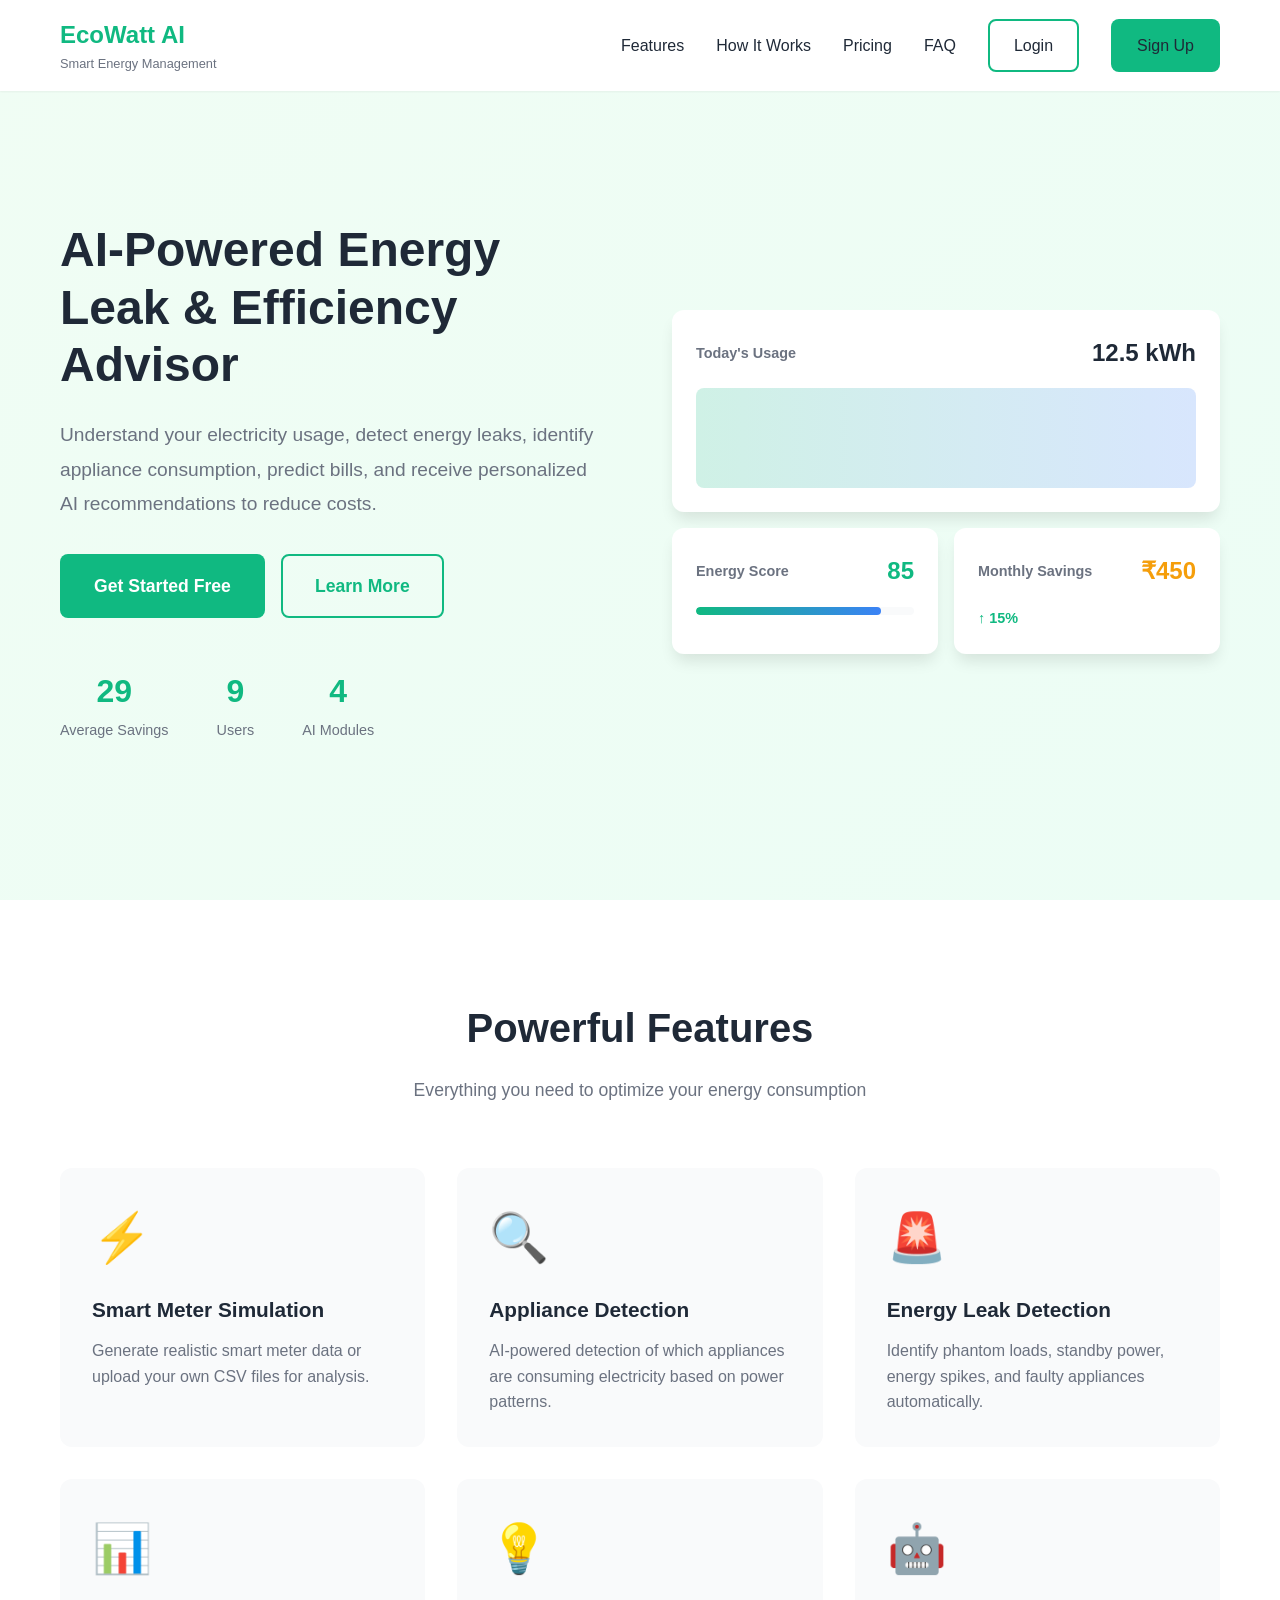
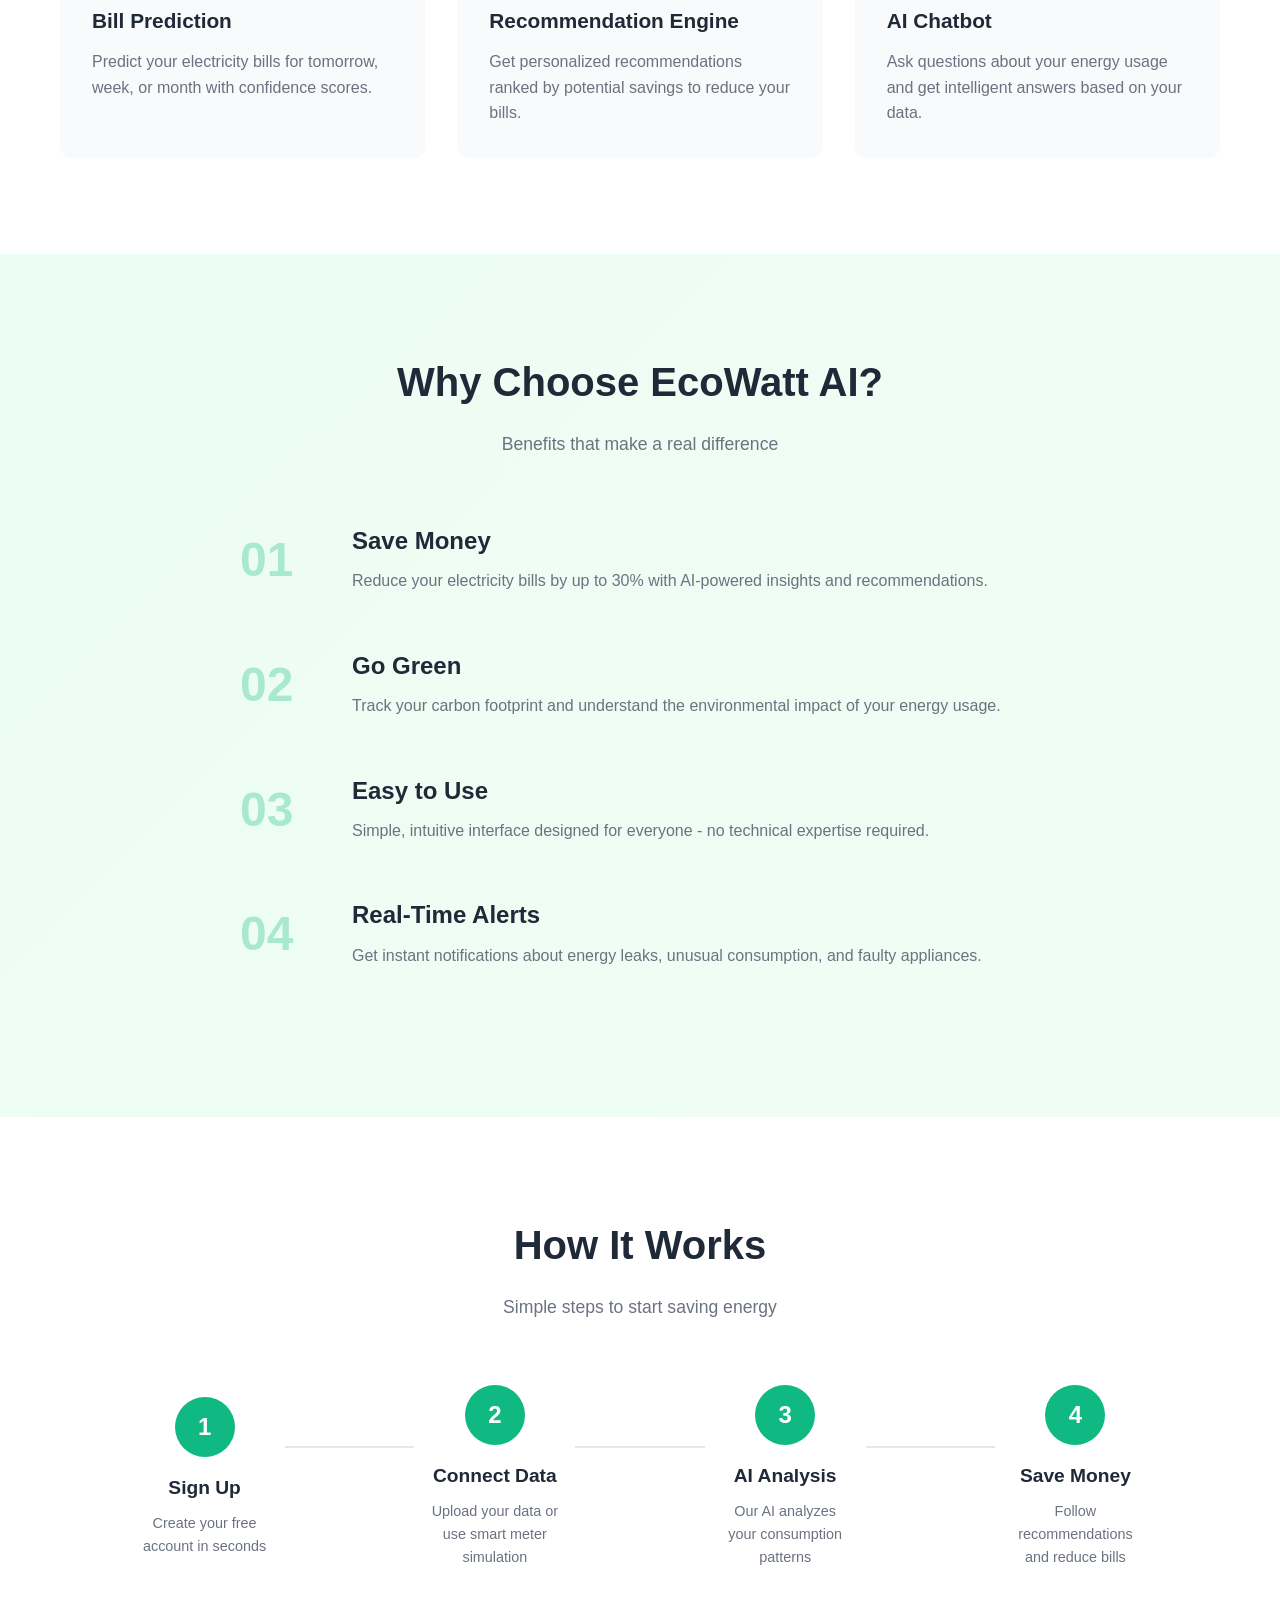
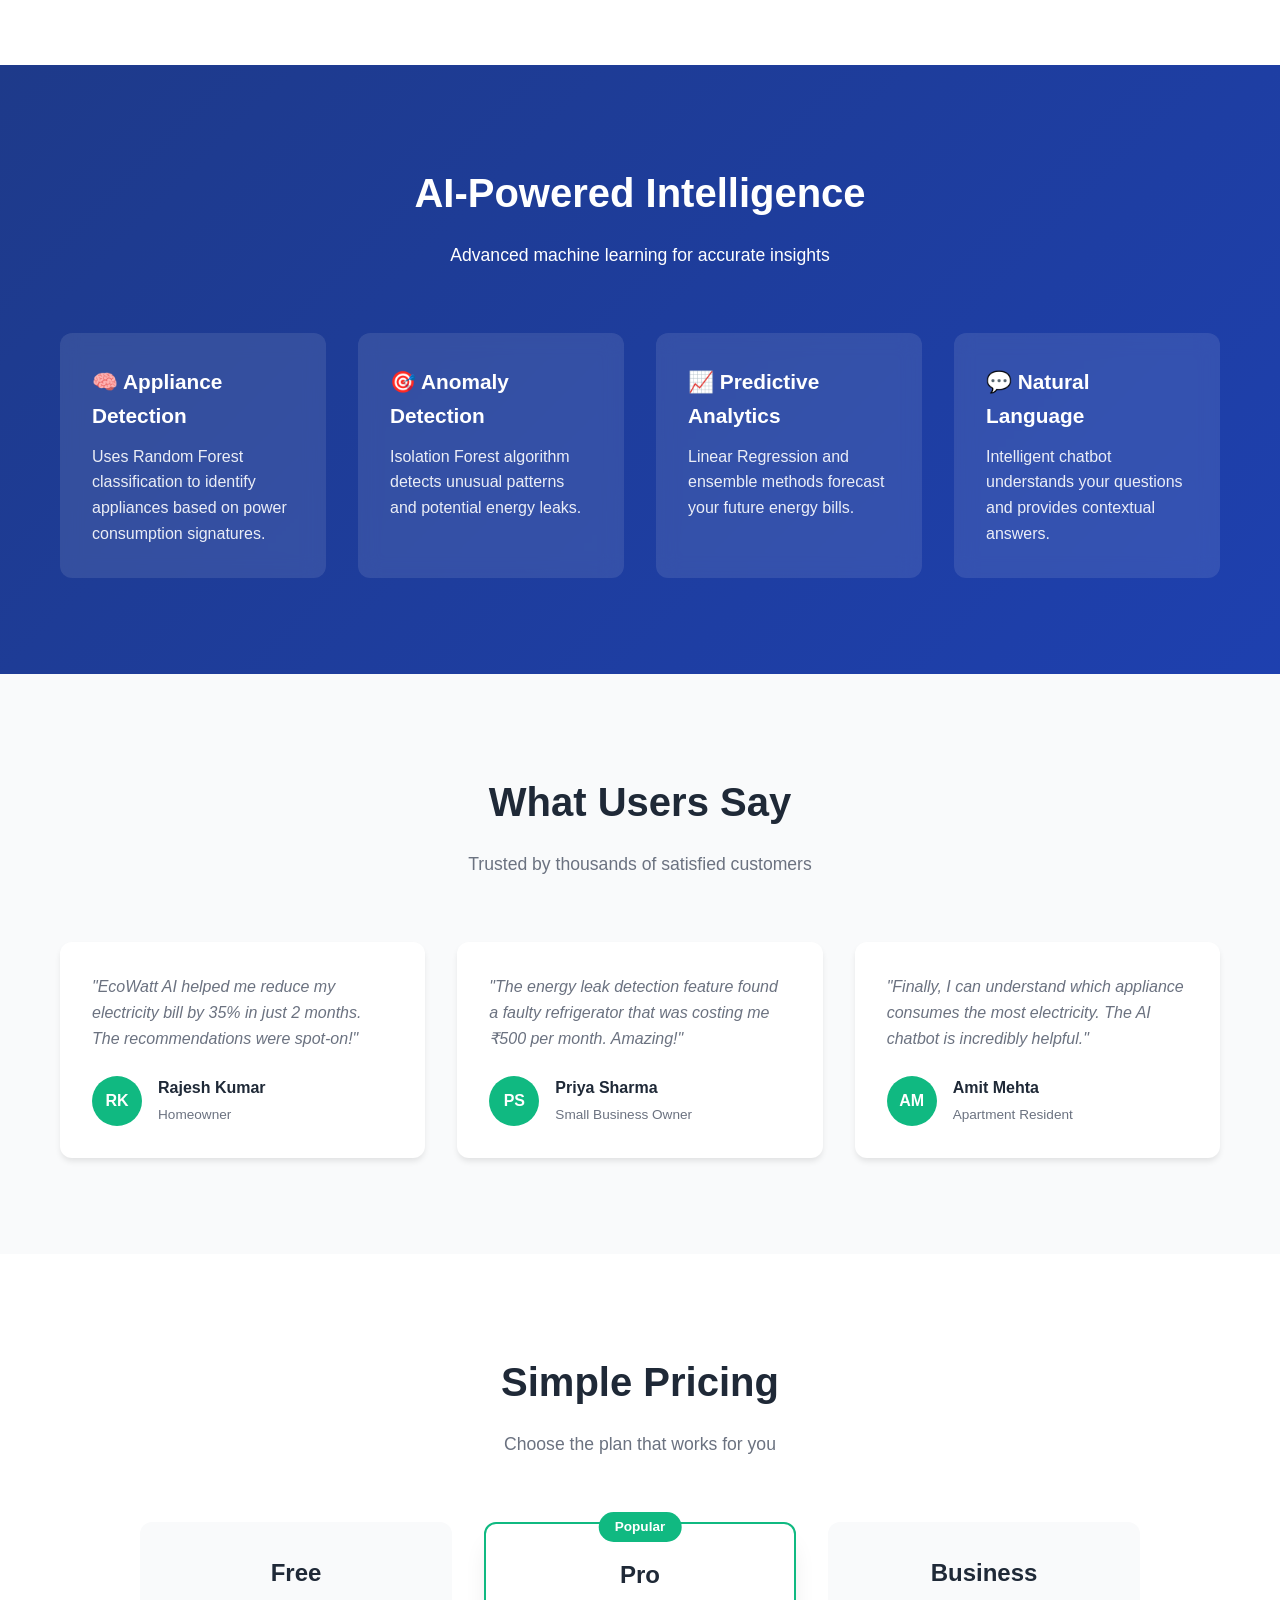
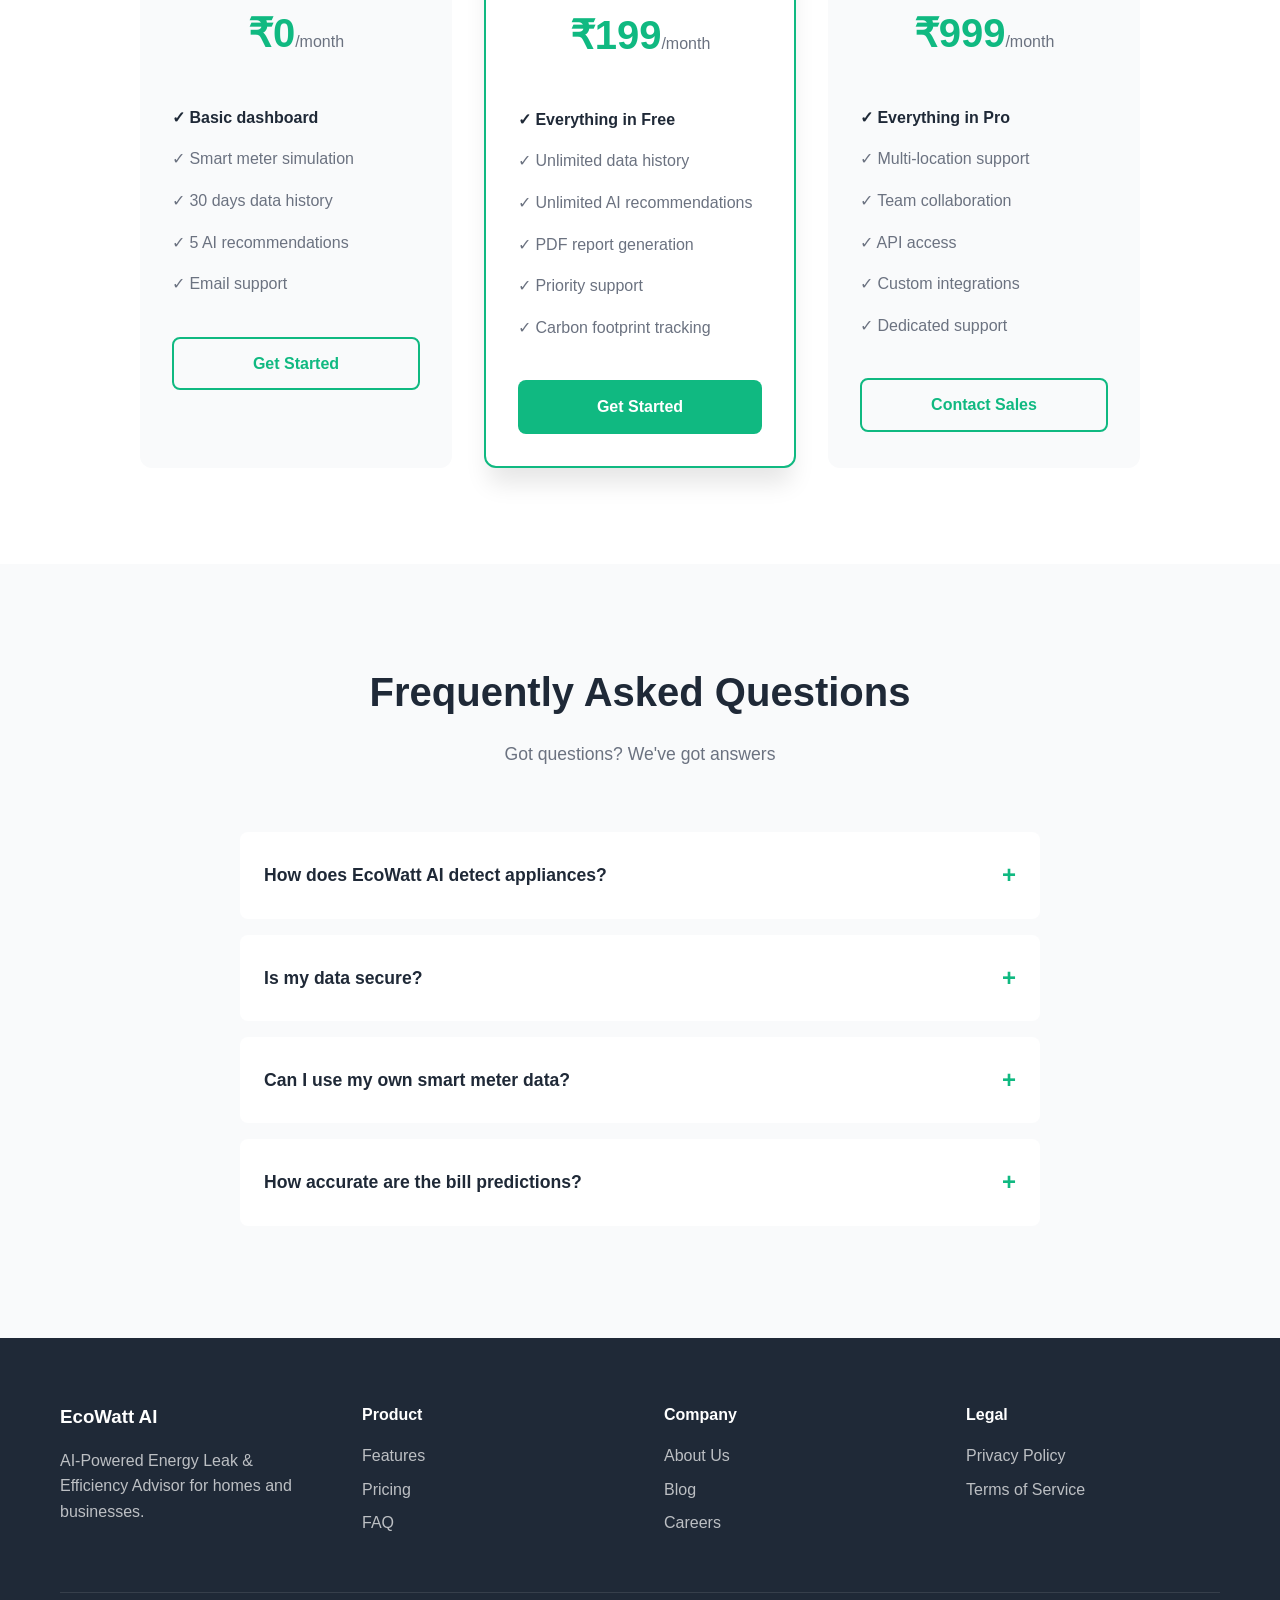
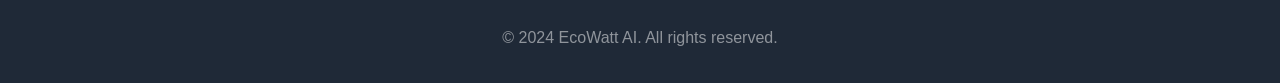
<file: frontend/index.html>
<!DOCTYPE html>
<html lang="en">
<head>
    <meta charset="UTF-8">
    <meta name="viewport" content="width=device-width, initial-scale=1.0">
    <title>EcoWatt AI - AI-Powered Energy Management</title>
    <link rel="stylesheet" href="css/style.css">
    <link rel="stylesheet" href="css/responsive.css">
</head>
<body>
    <!-- Navigation -->
    <nav class="navbar">
        <div class="container">
            <div class="nav-brand">
                <h1>EcoWatt AI</h1>
                <span class="tagline">Smart Energy Management</span>
            </div>
            <ul class="nav-menu">
                <li><a href="#features">Features</a></li>
                <li><a href="#how-it-works">How It Works</a></li>
                <li><a href="#pricing">Pricing</a></li>
                <li><a href="#faq">FAQ</a></li>
                <li><a href="login.html" class="btn btn-outline">Login</a></li>
                <li><a href="login.html#signup" class="btn btn-primary">Sign Up</a></li>
            </ul>
            <div class="hamburger">
                <span></span>
                <span></span>
                <span></span>
            </div>
        </div>
    </nav>

    <!-- Hero Section -->
    <section class="hero">
        <div class="container">
            <div class="hero-content">
                <h1 class="hero-title">AI-Powered Energy Leak & Efficiency Advisor</h1>
                <p class="hero-subtitle">Understand your electricity usage, detect energy leaks, identify appliance consumption, predict bills, and receive personalized AI recommendations to reduce costs.</p>
                <div class="hero-buttons">
                    <a href="login.html#signup" class="btn btn-primary btn-large">Get Started Free</a>
                    <a href="#how-it-works" class="btn btn-outline btn-large">Learn More</a>
                </div>
                <div class="hero-stats">
                    <div class="stat">
                        <span class="stat-number">30%</span>
                        <span class="stat-label">Average Savings</span>
                    </div>
                    <div class="stat">
                        <span class="stat-number">10K+</span>
                        <span class="stat-label">Users</span>
                    </div>
                    <div class="stat">
                        <span class="stat-number">5</span>
                        <span class="stat-label">AI Modules</span>
                    </div>
                </div>
            </div>
            <div class="hero-image">
                <div class="hero-dashboard-preview">
                    <div class="dashboard-card">
                        <div class="card-header">
                            <h3>Today's Usage</h3>
                            <span class="card-value">12.5 kWh</span>
                        </div>
                        <div class="card-chart"></div>
                    </div>
                    <div class="dashboard-card">
                        <div class="card-header">
                            <h3>Energy Score</h3>
                            <span class="card-value score">85</span>
                        </div>
                        <div class="card-progress">
                            <div class="progress-bar" style="width: 85%"></div>
                        </div>
                    </div>
                    <div class="dashboard-card">
                        <div class="card-header">
                            <h3>Monthly Savings</h3>
                            <span class="card-value savings">₹450</span>
                        </div>
                        <div class="card-trend positive">↑ 15%</div>
                    </div>
                </div>
            </div>
        </div>
    </section>

    <!-- Features Section -->
    <section id="features" class="features">
        <div class="container">
            <div class="section-header">
                <h2>Powerful Features</h2>
                <p>Everything you need to optimize your energy consumption</p>
            </div>
            <div class="features-grid">
                <div class="feature-card">
                    <div class="feature-icon">⚡</div>
                    <h3>Smart Meter Simulation</h3>
                    <p>Generate realistic smart meter data or upload your own CSV files for analysis.</p>
                </div>
                <div class="feature-card">
                    <div class="feature-icon">🔍</div>
                    <h3>Appliance Detection</h3>
                    <p>AI-powered detection of which appliances are consuming electricity based on power patterns.</p>
                </div>
                <div class="feature-card">
                    <div class="feature-icon">🚨</div>
                    <h3>Energy Leak Detection</h3>
                    <p>Identify phantom loads, standby power, energy spikes, and faulty appliances automatically.</p>
                </div>
                <div class="feature-card">
                    <div class="feature-icon">📊</div>
                    <h3>Bill Prediction</h3>
                    <p>Predict your electricity bills for tomorrow, week, or month with confidence scores.</p>
                </div>
                <div class="feature-card">
                    <div class="feature-icon">💡</div>
                    <h3>Recommendation Engine</h3>
                    <p>Get personalized recommendations ranked by potential savings to reduce your bills.</p>
                </div>
                <div class="feature-card">
                    <div class="feature-icon">🤖</div>
                    <h3>AI Chatbot</h3>
                    <p>Ask questions about your energy usage and get intelligent answers based on your data.</p>
                </div>
            </div>
        </div>
    </section>

    <!-- Benefits Section -->
    <section class="benefits">
        <div class="container">
            <div class="section-header">
                <h2>Why Choose EcoWatt AI?</h2>
                <p>Benefits that make a real difference</p>
            </div>
            <div class="benefits-list">
                <div class="benefit-item">
                    <div class="benefit-number">01</div>
                    <div class="benefit-content">
                        <h3>Save Money</h3>
                        <p>Reduce your electricity bills by up to 30% with AI-powered insights and recommendations.</p>
                    </div>
                </div>
                <div class="benefit-item">
                    <div class="benefit-number">02</div>
                    <div class="benefit-content">
                        <h3>Go Green</h3>
                        <p>Track your carbon footprint and understand the environmental impact of your energy usage.</p>
                    </div>
                </div>
                <div class="benefit-item">
                    <div class="benefit-number">03</div>
                    <div class="benefit-content">
                        <h3>Easy to Use</h3>
                        <p>Simple, intuitive interface designed for everyone - no technical expertise required.</p>
                    </div>
                </div>
                <div class="benefit-item">
                    <div class="benefit-number">04</div>
                    <div class="benefit-content">
                        <h3>Real-Time Alerts</h3>
                        <p>Get instant notifications about energy leaks, unusual consumption, and faulty appliances.</p>
                    </div>
                </div>
            </div>
        </div>
    </section>

    <!-- How It Works Section -->
    <section id="how-it-works" class="how-it-works">
        <div class="container">
            <div class="section-header">
                <h2>How It Works</h2>
                <p>Simple steps to start saving energy</p>
            </div>
            <div class="steps">
                <div class="step">
                    <div class="step-number">1</div>
                    <div class="step-content">
                        <h3>Sign Up</h3>
                        <p>Create your free account in seconds</p>
                    </div>
                </div>
                <div class="step-connector"></div>
                <div class="step">
                    <div class="step-number">2</div>
                    <div class="step-content">
                        <h3>Connect Data</h3>
                        <p>Upload your data or use smart meter simulation</p>
                    </div>
                </div>
                <div class="step-connector"></div>
                <div class="step">
                    <div class="step-number">3</div>
                    <div class="step-content">
                        <h3>AI Analysis</h3>
                        <p>Our AI analyzes your consumption patterns</p>
                    </div>
                </div>
                <div class="step-connector"></div>
                <div class="step">
                    <div class="step-number">4</div>
                    <div class="step-content">
                        <h3>Save Money</h3>
                        <p>Follow recommendations and reduce bills</p>
                    </div>
                </div>
            </div>
        </div>
    </section>

    <!-- AI Features Section -->
    <section class="ai-features">
        <div class="container">
            <div class="section-header">
                <h2>AI-Powered Intelligence</h2>
                <p>Advanced machine learning for accurate insights</p>
            </div>
            <div class="ai-grid">
                <div class="ai-feature">
                    <h3>🧠 Appliance Detection</h3>
                    <p>Uses Random Forest classification to identify appliances based on power consumption signatures.</p>
                </div>
                <div class="ai-feature">
                    <h3>🎯 Anomaly Detection</h3>
                    <p>Isolation Forest algorithm detects unusual patterns and potential energy leaks.</p>
                </div>
                <div class="ai-feature">
                    <h3>📈 Predictive Analytics</h3>
                    <p>Linear Regression and ensemble methods forecast your future energy bills.</p>
                </div>
                <div class="ai-feature">
                    <h3>💬 Natural Language</h3>
                    <p>Intelligent chatbot understands your questions and provides contextual answers.</p>
                </div>
            </div>
        </div>
    </section>

    <!-- Testimonials Section -->
    <section class="testimonials">
        <div class="container">
            <div class="section-header">
                <h2>What Users Say</h2>
                <p>Trusted by thousands of satisfied customers</p>
            </div>
            <div class="testimonials-grid">
                <div class="testimonial-card">
                    <div class="testimonial-content">
                        <p>"EcoWatt AI helped me reduce my electricity bill by 35% in just 2 months. The recommendations were spot-on!"</p>
                    </div>
                    <div class="testimonial-author">
                        <div class="author-avatar">RK</div>
                        <div class="author-info">
                            <h4>Rajesh Kumar</h4>
                            <span>Homeowner</span>
                        </div>
                    </div>
                </div>
                <div class="testimonial-card">
                    <div class="testimonial-content">
                        <p>"The energy leak detection feature found a faulty refrigerator that was costing me ₹500 per month. Amazing!"</p>
                    </div>
                    <div class="testimonial-author">
                        <div class="author-avatar">PS</div>
                        <div class="author-info">
                            <h4>Priya Sharma</h4>
                            <span>Small Business Owner</span>
                        </div>
                    </div>
                </div>
                <div class="testimonial-card">
                    <div class="testimonial-content">
                        <p>"Finally, I can understand which appliance consumes the most electricity. The AI chatbot is incredibly helpful."</p>
                    </div>
                    <div class="testimonial-author">
                        <div class="author-avatar">AM</div>
                        <div class="author-info">
                            <h4>Amit Mehta</h4>
                            <span>Apartment Resident</span>
                        </div>
                    </div>
                </div>
            </div>
        </div>
    </section>

    <!-- Pricing Section -->
    <section id="pricing" class="pricing">
        <div class="container">
            <div class="section-header">
                <h2>Simple Pricing</h2>
                <p>Choose the plan that works for you</p>
            </div>
            <div class="pricing-grid">
                <div class="pricing-card">
                    <div class="pricing-header">
                        <h3>Free</h3>
                        <div class="price">₹0<span>/month</span></div>
                    </div>
                    <ul class="pricing-features">
                        <li>✓ Basic dashboard</li>
                        <li>✓ Smart meter simulation</li>
                        <li>✓ 30 days data history</li>
                        <li>✓ 5 AI recommendations</li>
                        <li>✓ Email support</li>
                    </ul>
                    <a href="login.html#signup" class="btn btn-outline">Get Started</a>
                </div>
                <div class="pricing-card featured">
                    <div class="pricing-badge">Popular</div>
                    <div class="pricing-header">
                        <h3>Pro</h3>
                        <div class="price">₹199<span>/month</span></div>
                    </div>
                    <ul class="pricing-features">
                        <li>✓ Everything in Free</li>
                        <li>✓ Unlimited data history</li>
                        <li>✓ Unlimited AI recommendations</li>
                        <li>✓ PDF report generation</li>
                        <li>✓ Priority support</li>
                        <li>✓ Carbon footprint tracking</li>
                    </ul>
                    <a href="login.html#signup" class="btn btn-primary">Get Started</a>
                </div>
                <div class="pricing-card">
                    <div class="pricing-header">
                        <h3>Business</h3>
                        <div class="price">₹999<span>/month</span></div>
                    </div>
                    <ul class="pricing-features">
                        <li>✓ Everything in Pro</li>
                        <li>✓ Multi-location support</li>
                        <li>✓ Team collaboration</li>
                        <li>✓ API access</li>
                        <li>✓ Custom integrations</li>
                        <li>✓ Dedicated support</li>
                    </ul>
                    <a href="login.html#signup" class="btn btn-outline">Contact Sales</a>
                </div>
            </div>
        </div>
    </section>

    <!-- FAQ Section -->
    <section id="faq" class="faq">
        <div class="container">
            <div class="section-header">
                <h2>Frequently Asked Questions</h2>
                <p>Got questions? We've got answers</p>
            </div>
            <div class="faq-list">
                <div class="faq-item">
                    <div class="faq-question">
                        <h3>How does EcoWatt AI detect appliances?</h3>
                        <span class="faq-icon">+</span>
                    </div>
                    <div class="faq-answer">
                        <p>EcoWatt AI uses machine learning algorithms to analyze power consumption patterns and identify which appliances are running based on their unique power signatures.</p>
                    </div>
                </div>
                <div class="faq-item">
                    <div class="faq-question">
                        <h3>Is my data secure?</h3>
                        <span class="faq-icon">+</span>
                    </div>
                    <div class="faq-answer">
                        <p>Yes, we use industry-standard encryption and security practices to protect your data. Your energy data is stored securely and never shared with third parties.</p>
                    </div>
                </div>
                <div class="faq-item">
                    <div class="faq-question">
                        <h3>Can I use my own smart meter data?</h3>
                        <span class="faq-icon">+</span>
                    </div>
                    <div class="faq-answer">
                        <p>Yes! You can upload your smart meter data in CSV format. Our system will analyze it and provide insights based on your actual consumption data.</p>
                    </div>
                </div>
                <div class="faq-item">
                    <div class="faq-question">
                        <h3>How accurate are the bill predictions?</h3>
                        <span class="faq-icon">+</span>
                    </div>
                    <div class="faq-answer">
                        <p>Our predictions are typically 85-95% accurate based on historical data. The more data you provide, the more accurate our predictions become.</p>
                    </div>
                </div>
            </div>
        </div>
    </section>

    <!-- Footer -->
    <footer class="footer">
        <div class="container">
            <div class="footer-content">
                <div class="footer-section">
                    <h3>EcoWatt AI</h3>
                    <p>AI-Powered Energy Leak & Efficiency Advisor for homes and businesses.</p>
                </div>
                <div class="footer-section">
                    <h4>Product</h4>
                    <ul>
                        <li><a href="#features">Features</a></li>
                        <li><a href="#pricing">Pricing</a></li>
                        <li><a href="#faq">FAQ</a></li>
                    </ul>
                </div>
                <div class="footer-section">
                    <h4>Company</h4>
                    <ul>
                        <li><a href="#">About Us</a></li>
                        <li><a href="#">Blog</a></li>
                        <li><a href="#">Careers</a></li>
                    </ul>
                </div>
                <div class="footer-section">
                    <h4>Legal</h4>
                    <ul>
                        <li><a href="#">Privacy Policy</a></li>
                        <li><a href="#">Terms of Service</a></li>
                    </ul>
                </div>
            </div>
            <div class="footer-bottom">
                <p>&copy; 2024 EcoWatt AI. All rights reserved.</p>
            </div>
        </div>
    </footer>

    <script src="js/app.js"></script>
</body>
</html>
</file>
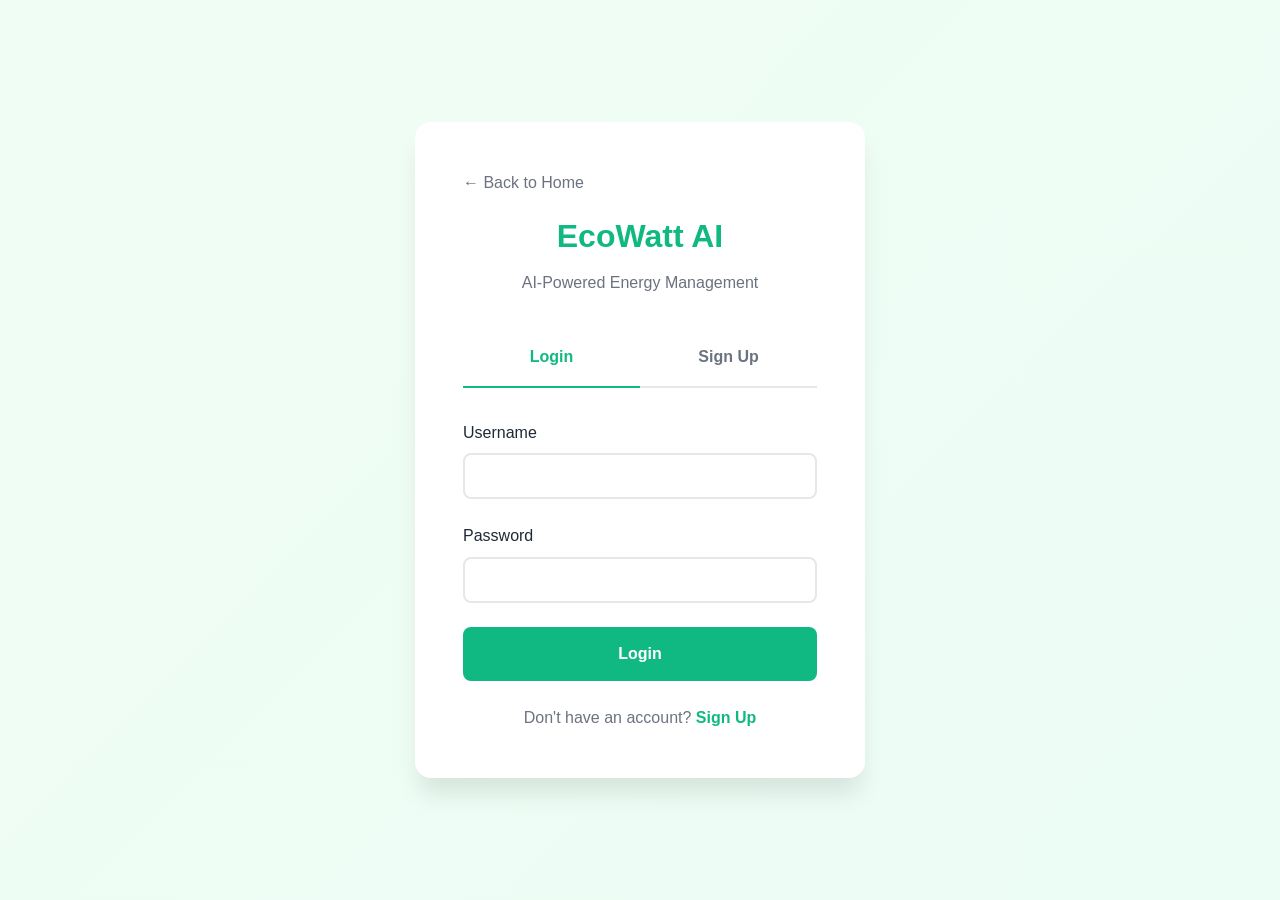
<file: frontend/chatbot.html>
<!DOCTYPE html>
<html lang="en">
<head>
    <meta charset="UTF-8">
    <meta name="viewport" content="width=device-width, initial-scale=1.0">
    <title>AI Chatbot - EcoWatt AI</title>
    <link rel="stylesheet" href="css/style.css">
    <link rel="stylesheet" href="css/dashboard.css">
    <link rel="stylesheet" href="css/responsive.css">
    <style>
        .chat-container {
            display: grid;
            grid-template-columns: 1fr 350px;
            gap: 1.5rem;
            height: calc(100vh - 200px);
        }

        .chat-main {
            display: flex;
            flex-direction: column;
            background: white;
            border-radius: 12px;
            box-shadow: var(--shadow-sm);
            overflow: hidden;
        }

        .chat-header {
            padding: 1.5rem;
            border-bottom: 1px solid var(--border-color);
            display: flex;
            align-items: center;
            gap: 1rem;
        }

        .chat-avatar {
            width: 50px;
            height: 50px;
            background: linear-gradient(135deg, #10b981, #3b82f6);
            border-radius: 50%;
            display: flex;
            align-items: center;
            justify-content: center;
            font-size: 1.5rem;
        }

        .chat-info h3 {
            font-size: 1.1rem;
            margin-bottom: 0.25rem;
        }

        .chat-info p {
            font-size: 0.85rem;
            color: var(--text-light);
        }

        .chat-messages {
            flex: 1;
            overflow-y: auto;
            padding: 1.5rem;
            display: flex;
            flex-direction: column;
            gap: 1rem;
        }

        .message {
            max-width: 70%;
            padding: 1rem;
            border-radius: 12px;
            line-height: 1.5;
        }

        .message.user {
            align-self: flex-end;
            background: var(--primary-color);
            color: white;
            border-bottom-right-radius: 4px;
        }

        .message.bot {
            align-self: flex-start;
            background: var(--bg-light);
            color: var(--text-dark);
            border-bottom-left-radius: 4px;
        }

        .message-time {
            font-size: 0.75rem;
            opacity: 0.7;
            margin-top: 0.5rem;
        }

        .chat-input-area {
            padding: 1rem;
            border-top: 1px solid var(--border-color);
            display: flex;
            gap: 0.75rem;
        }

        .chat-input {
            flex: 1;
            padding: 0.75rem 1rem;
            border: 2px solid var(--border-color);
            border-radius: 8px;
            font-size: 1rem;
            resize: none;
            height: 50px;
            font-family: inherit;
        }

        .chat-input:focus {
            outline: none;
            border-color: var(--primary-color);
        }

        .send-btn {
            width: 50px;
            height: 50px;
            background: var(--primary-color);
            color: white;
            border: none;
            border-radius: 8px;
            cursor: pointer;
            display: flex;
            align-items: center;
            justify-content: center;
            font-size: 1.25rem;
            transition: var(--transition);
        }

        .send-btn:hover {
            background: var(--primary-dark);
        }

        .send-btn:disabled {
            background: var(--border-color);
            cursor: not-allowed;
        }

        .chat-sidebar {
            background: white;
            border-radius: 12px;
            box-shadow: var(--shadow-sm);
            padding: 1.5rem;
            display: flex;
            flex-direction: column;
        }

        .sidebar-header {
            margin-bottom: 1.5rem;
        }

        .sidebar-header h3 {
            font-size: 1.1rem;
            margin-bottom: 0.5rem;
        }

        .sidebar-header p {
            font-size: 0.85rem;
            color: var(--text-light);
        }

        .quick-questions {
            flex: 1;
            overflow-y: auto;
        }

        .quick-question {
            padding: 0.75rem;
            background: var(--bg-light);
            border-radius: 8px;
            margin-bottom: 0.5rem;
            cursor: pointer;
            transition: var(--transition);
            font-size: 0.9rem;
        }

        .quick-question:hover {
            background: var(--primary-color);
            color: white;
        }

        .sidebar-actions {
            margin-top: 1rem;
            padding-top: 1rem;
            border-top: 1px solid var(--border-color);
        }

        .typing-indicator {
            display: none;
            align-items: center;
            gap: 0.5rem;
            padding: 1rem;
            background: var(--bg-light);
            border-radius: 12px;
            align-self: flex-start;
            margin-bottom: 0.5rem;
        }

        .typing-indicator.active {
            display: flex;
        }

        .typing-dots {
            display: flex;
            gap: 4px;
        }

        .typing-dot {
            width: 8px;
            height: 8px;
            background: var(--text-light);
            border-radius: 50%;
            animation: typing 1.4s infinite;
        }

        .typing-dot:nth-child(2) {
            animation-delay: 0.2s;
        }

        .typing-dot:nth-child(3) {
            animation-delay: 0.4s;
        }

        @keyframes typing {
            0%, 60%, 100% {
                transform: translateY(0);
            }
            30% {
                transform: translateY(-4px);
            }
        }

        @media (max-width: 768px) {
            .chat-container {
                grid-template-columns: 1fr;
                height: auto;
            }

            .chat-sidebar {
                display: none;
            }
        }
    </style>
</head>
<body>
    <!-- Navigation -->
    <nav class="navbar dashboard-nav">
        <div class="container">
            <div class="nav-brand">
                <h1>EcoWatt AI</h1>
                <span class="tagline">AI Chatbot</span>
            </div>
            <ul class="nav-menu">
                <li><a href="dashboard.html">Dashboard</a></li>
                <li><a href="analysis.html">Analysis</a></li>
                <li><a href="reports.html">Reports</a></li>
                <li><a href="chatbot.html" class="active">AI Chatbot</a></li>
                <li><a href="settings.html">Settings</a></li>
                <li><a href="#" id="logoutBtn" class="btn btn-outline">Logout</a></li>
            </ul>
            <div class="hamburger">
                <span></span>
                <span></span>
                <span></span>
            </div>
        </div>
    </nav>

    <!-- Main Content -->
    <main class="dashboard-main">
        <div class="container">
            <!-- Chatbot Header -->
            <div class="dashboard-header">
                <div>
                    <h1>AI Energy Assistant</h1>
                    <p>Ask questions about your energy consumption and get personalized answers</p>
                </div>
            </div>

            <!-- Chat Container -->
            <div class="chat-container">
                <!-- Chat Main -->
                <div class="chat-main">
                    <div class="chat-header">
                        <div class="chat-avatar">🤖</div>
                        <div class="chat-info">
                            <h3>EcoWatt AI Assistant</h3>
                            <p>Online • Ready to help</p>
                        </div>
                    </div>

                    <div class="chat-messages" id="chatMessages">
                        <div class="message bot">
                            <p>Hello! I'm your AI energy assistant. I can help you understand your electricity usage, identify energy-saving opportunities, and answer questions about your consumption patterns. What would you like to know?</p>
                            <div class="message-time">Just now</div>
                        </div>
                    </div>

                    <div class="typing-indicator" id="typingIndicator">
                        <div class="typing-dots">
                            <div class="typing-dot"></div>
                            <div class="typing-dot"></div>
                            <div class="typing-dot"></div>
                        </div>
                        <span>EcoWatt AI is thinking...</span>
                    </div>

                    <div class="chat-input-area">
                        <textarea 
                            id="chatInput" 
                            class="chat-input" 
                            placeholder="Type your question here..."
                            rows="1"
                        ></textarea>
                        <button id="sendBtn" class="send-btn">➤</button>
                    </div>
                </div>

                <!-- Chat Sidebar -->
                <div class="chat-sidebar">
                    <div class="sidebar-header">
                        <h3>Quick Questions</h3>
                        <p>Click to ask common questions</p>
                    </div>
                    <div class="quick-questions">
                        <div class="quick-question" data-question="Why is my bill high?">Why is my bill high?</div>
                        <div class="quick-question" data-question="Which appliance uses the most electricity?">Which appliance uses the most electricity?</div>
                        <div class="quick-question" data-question="How can I reduce my electricity bill?">How can I reduce my electricity bill?</div>
                        <div class="quick-question" data-question="What should I replace first?">What should I replace first?</div>
                        <div class="quick-question" data-question="How much money can I save?">How much money can I save?</div>
                        <div class="quick-question" data-question="What is my carbon footprint?">What is my carbon footprint?</div>
                        <div class="quick-question" data-question="Are there any energy leaks?">Are there any energy leaks?</div>
                        <div class="quick-question" data-question="What are the top recommendations?">What are the top recommendations?</div>
                    </div>
                    <div class="sidebar-actions">
                        <button id="clearChatBtn" class="btn btn-outline btn-sm btn-full">Clear Chat History</button>
                    </div>
                </div>
            </div>
        </div>
    </main>

    <script type="module" src="js/api.js"></script>
    <script type="module" src="js/chatbot.js"></script>
</body>
</html>
</file>
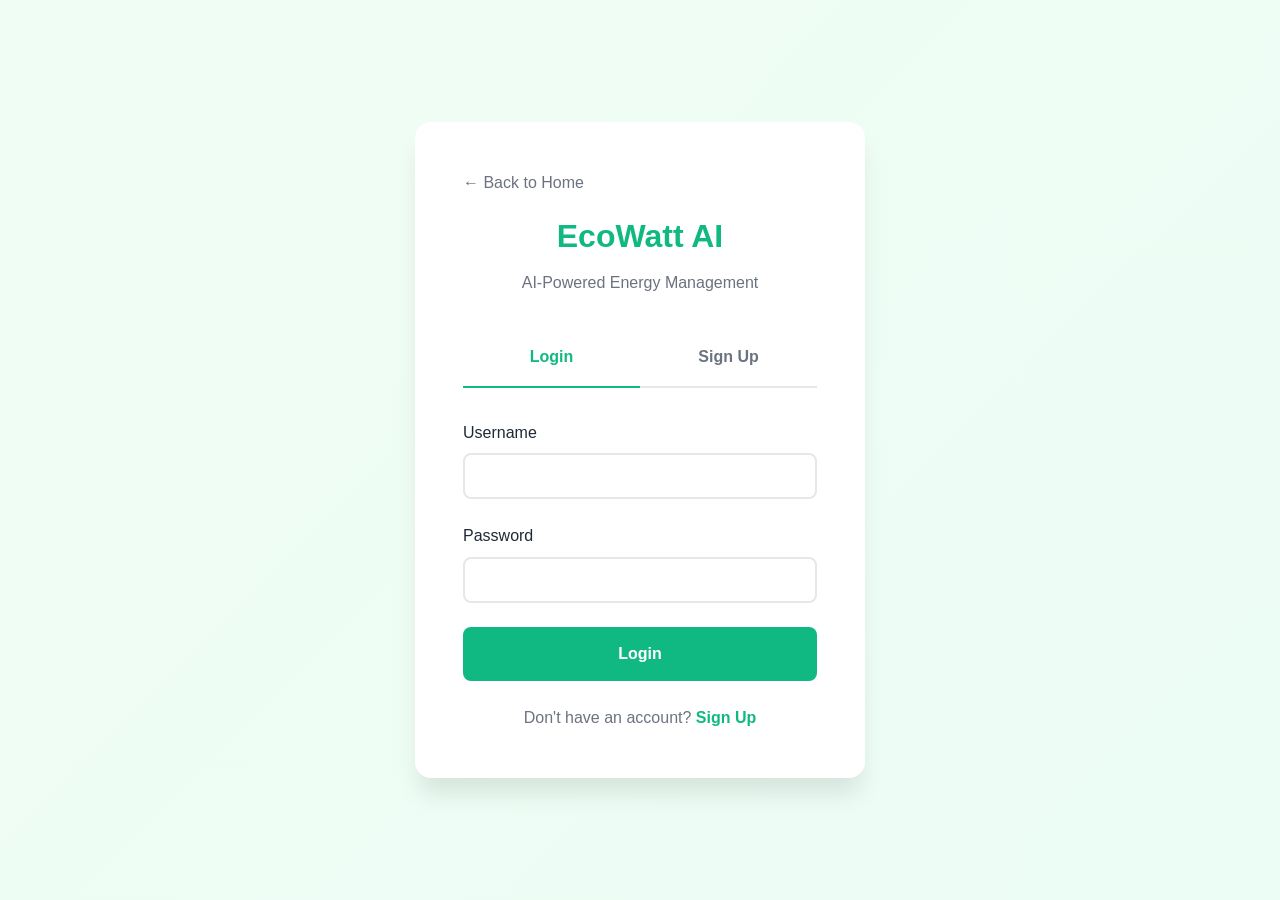
<file: frontend/login.html>
<!DOCTYPE html>
<html lang="en">
<head>
    <meta charset="UTF-8">
    <meta name="viewport" content="width=device-width, initial-scale=1.0">
    <title>Login - EcoWatt AI</title>
    <link rel="stylesheet" href="css/style.css">
    <link rel="stylesheet" href="css/responsive.css">
    <style>
        .auth-container {
            min-height: 100vh;
            display: flex;
            align-items: center;
            justify-content: center;
            background: linear-gradient(135deg, #f0fdf4 0%, #ecfdf5 100%);
            padding: 2rem 1rem;
        }

        .auth-card {
            background: white;
            padding: 3rem;
            border-radius: 16px;
            box-shadow: 0 20px 25px -5px rgba(0, 0, 0, 0.1);
            max-width: 450px;
            width: 100%;
        }

        .auth-header {
            text-align: center;
            margin-bottom: 2rem;
        }

        .auth-header h1 {
            color: var(--primary-color);
            font-size: 2rem;
            margin-bottom: 0.5rem;
        }

        .auth-header p {
            color: var(--text-light);
        }

        .auth-tabs {
            display: flex;
            margin-bottom: 2rem;
            border-bottom: 2px solid var(--border-color);
        }

        .auth-tab {
            flex: 1;
            padding: 1rem;
            text-align: center;
            cursor: pointer;
            font-weight: 600;
            color: var(--text-light);
            transition: var(--transition);
            border-bottom: 2px solid transparent;
            margin-bottom: -2px;
        }

        .auth-tab.active {
            color: var(--primary-color);
            border-bottom-color: var(--primary-color);
        }

        .auth-form {
            display: none;
        }

        .auth-form.active {
            display: block;
        }

        .form-group {
            margin-bottom: 1.5rem;
        }

        .form-group label {
            display: block;
            margin-bottom: 0.5rem;
            font-weight: 500;
            color: var(--text-dark);
        }

        .form-group input {
            width: 100%;
            padding: 0.75rem 1rem;
            border: 2px solid var(--border-color);
            border-radius: 8px;
            font-size: 1rem;
            transition: var(--transition);
        }

        .form-group input:focus {
            outline: none;
            border-color: var(--primary-color);
            box-shadow: 0 0 0 3px rgba(16, 185, 129, 0.1);
        }

        .form-group .error {
            color: #ef4444;
            font-size: 0.85rem;
            margin-top: 0.5rem;
            display: none;
        }

        .form-group.error input {
            border-color: #ef4444;
        }

        .form-group.error .error {
            display: block;
        }

        .btn-full {
            width: 100%;
            padding: 1rem;
            font-size: 1rem;
        }

        .auth-footer {
            text-align: center;
            margin-top: 1.5rem;
            color: var(--text-light);
        }

        .auth-footer a {
            color: var(--primary-color);
            text-decoration: none;
            font-weight: 600;
        }

        .auth-footer a:hover {
            text-decoration: underline;
        }

        .back-link {
            display: inline-block;
            margin-bottom: 1rem;
            color: var(--text-light);
            text-decoration: none;
            font-weight: 500;
        }

        .back-link:hover {
            color: var(--primary-color);
        }

        .loading {
            display: none;
            text-align: center;
            padding: 1rem;
        }

        .loading.active {
            display: block;
        }

        .loading-spinner {
            border: 3px solid var(--border-color);
            border-top-color: var(--primary-color);
            border-radius: 50%;
            width: 30px;
            height: 30px;
            animation: spin 1s linear infinite;
            margin: 0 auto 0.5rem;
        }

        @keyframes spin {
            to { transform: rotate(360deg); }
        }

        .alert {
            padding: 1rem;
            border-radius: 8px;
            margin-bottom: 1rem;
            display: none;
        }

        .alert.active {
            display: block;
        }

        .alert-error {
            background: #fef2f2;
            color: #dc2626;
            border: 1px solid #fecaca;
        }

        .alert-success {
            background: #f0fdf4;
            color: #16a34a;
            border: 1px solid #bbf7d0;
        }
    </style>
</head>
<body>
    <div class="auth-container">
        <div class="auth-card">
            <a href="index.html" class="back-link">← Back to Home</a>
            
            <div class="auth-header">
                <h1>EcoWatt AI</h1>
                <p>AI-Powered Energy Management</p>
            </div>

            <div class="auth-tabs">
                <div class="auth-tab active" data-tab="login">Login</div>
                <div class="auth-tab" data-tab="signup">Sign Up</div>
            </div>

            <div id="alert" class="alert"></div>

            <!-- Login Form -->
            <form id="loginForm" class="auth-form active">
                <div class="form-group">
                    <label for="loginUsername">Username</label>
                    <input type="text" id="loginUsername" name="username" required>
                    <div class="error">Please enter your username</div>
                </div>

                <div class="form-group">
                    <label for="loginPassword">Password</label>
                    <input type="password" id="loginPassword" name="password" required>
                    <div class="error">Please enter your password</div>
                </div>

                <button type="submit" class="btn btn-primary btn-full">Login</button>

                <div class="auth-footer">
                    <p>Don't have an account? <a href="#" class="switch-tab" data-tab="signup">Sign Up</a></p>
                </div>
            </form>

            <!-- Signup Form -->
            <form id="signupForm" class="auth-form">
                <div class="form-group">
                    <label for="signupUsername">Username</label>
                    <input type="text" id="signupUsername" name="username" required>
                    <div class="error">Please enter a username</div>
                </div>

                <div class="form-group">
                    <label for="signupEmail">Email</label>
                    <input type="email" id="signupEmail" name="email" required>
                    <div class="error">Please enter a valid email</div>
                </div>

                <div class="form-group">
                    <label for="signupPassword">Password</label>
                    <input type="password" id="signupPassword" name="password" required minlength="6">
                    <div class="error">Password must be at least 6 characters</div>
                </div>

                <div class="form-group">
                    <label for="signupConfirmPassword">Confirm Password</label>
                    <input type="password" id="signupConfirmPassword" name="confirmPassword" required>
                    <div class="error">Passwords do not match</div>
                </div>

                <div class="form-group">
                    <label for="signupFullName">Full Name (Optional)</label>
                    <input type="text" id="signupFullName" name="fullName">
                </div>

                <button type="submit" class="btn btn-primary btn-full">Sign Up</button>

                <div class="auth-footer">
                    <p>Already have an account? <a href="#" class="switch-tab" data-tab="login">Login</a></p>
                </div>
            </form>

            <div class="loading">
                <div class="loading-spinner"></div>
                <p>Please wait...</p>
            </div>
        </div>
    </div>

    <script src="js/auth.js"></script>
</body>
</html>
</file>
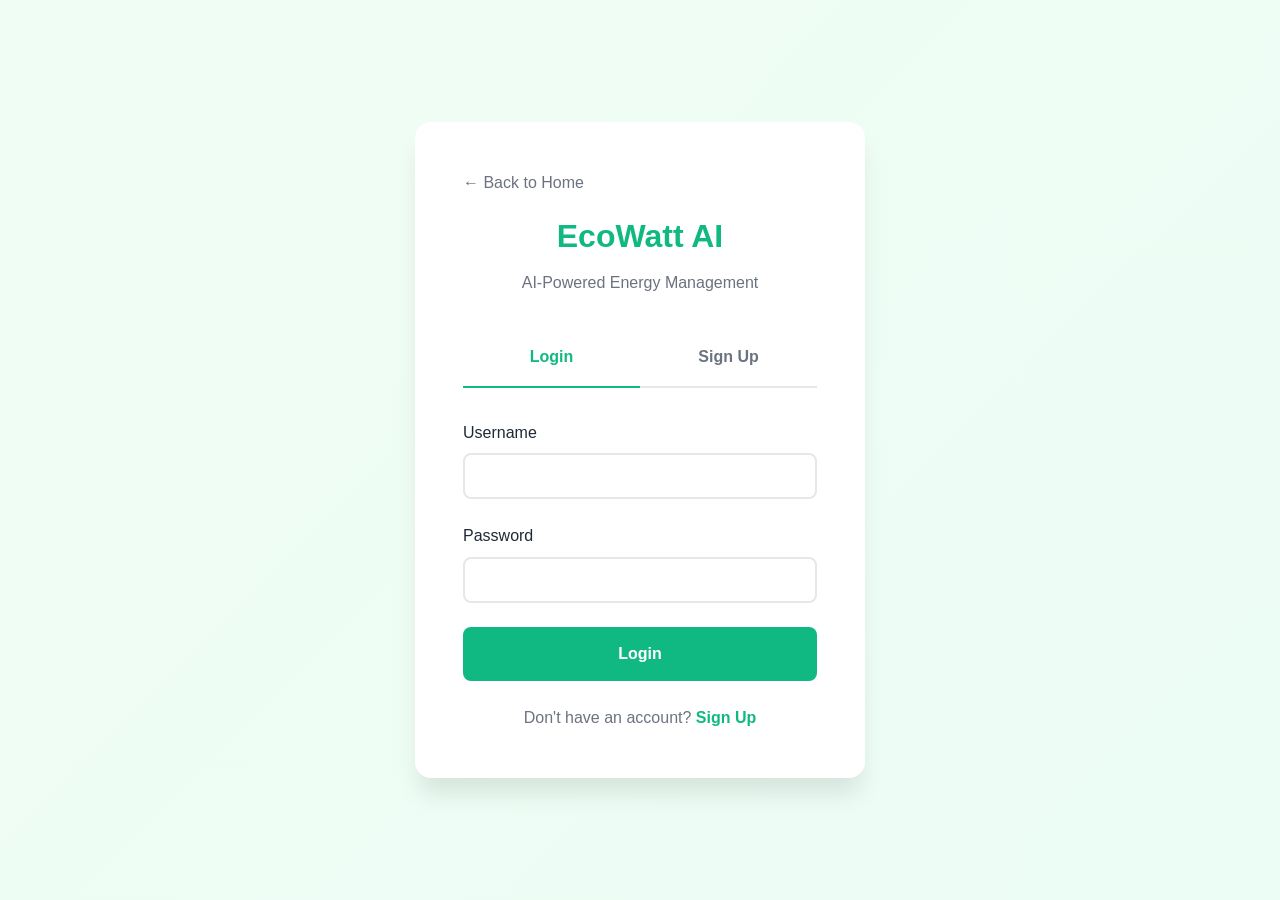
<file: frontend/reports.html>
<!DOCTYPE html>
<html lang="en">
<head>
    <meta charset="UTF-8">
    <meta name="viewport" content="width=device-width, initial-scale=1.0">
    <title>Reports - EcoWatt AI</title>
    <link rel="stylesheet" href="css/style.css">
    <link rel="stylesheet" href="css/dashboard.css">
    <link rel="stylesheet" href="css/responsive.css">
</head>
<body>
    <!-- Navigation -->
    <nav class="navbar dashboard-nav">
        <div class="container">
            <div class="nav-brand">
                <h1>EcoWatt AI</h1>
                <span class="tagline">Reports</span>
            </div>
            <ul class="nav-menu">
                <li><a href="dashboard.html">Dashboard</a></li>
                <li><a href="analysis.html">Analysis</a></li>
                <li><a href="reports.html" class="active">Reports</a></li>
                <li><a href="chatbot.html">AI Chatbot</a></li>
                <li><a href="settings.html">Settings</a></li>
                <li><a href="#" id="logoutBtn" class="btn btn-outline">Logout</a></li>
            </ul>
            <div class="hamburger">
                <span></span>
                <span></span>
                <span></span>
            </div>
        </div>
    </nav>

    <!-- Main Content -->
    <main class="dashboard-main">
        <div class="container">
            <!-- Reports Header -->
            <div class="dashboard-header">
                <div>
                    <h1>Energy Reports</h1>
                    <p>Generate and download detailed energy consumption reports</p>
                </div>
                <div class="dashboard-actions">
                    <button id="generateReportBtn" class="btn btn-primary">Generate Report</button>
                </div>
            </div>

            <!-- Report Generator -->
            <div class="card">
                <div class="card-header">
                    <h3>Generate New Report</h3>
                </div>
                <div class="card-content">
                    <form id="reportForm" class="report-form">
                        <div class="form-row">
                            <div class="form-group">
                                <label for="reportType">Report Type</label>
                                <select id="reportType" name="reportType" required>
                                    <option value="monthly">Monthly Report</option>
                                    <option value="weekly">Weekly Report</option>
                                    <option value="custom">Custom Range</option>
                                </select>
                            </div>
                            <div class="form-group">
                                <label for="startDate">Start Date</label>
                                <input type="date" id="startDate" name="startDate">
                            </div>
                            <div class="form-group">
                                <label for="endDate">End Date</label>
                                <input type="date" id="endDate" name="endDate">
                            </div>
                        </div>
                        <button type="submit" class="btn btn-primary">Generate</button>
                    </form>
                </div>
            </div>

            <!-- Reports List -->
            <div class="card">
                <div class="card-header">
                    <h3>Generated Reports</h3>
                </div>
                <div class="card-content">
                    <div id="reportsList" class="reports-list">
                        <p class="empty-state">No reports generated yet</p>
                    </div>
                </div>
            </div>

            <!-- Report Preview -->
            <div class="card" id="reportPreviewCard" style="display: none;">
                <div class="card-header">
                    <h3>Report Preview</h3>
                    <button id="closePreviewBtn" class="btn btn-sm btn-outline">Close</button>
                </div>
                <div class="card-content">
                    <div id="reportPreview" class="report-preview"></div>
                </div>
                <div class="card-footer">
                    <button id="downloadReportBtn" class="btn btn-primary">Download Report</button>
                </div>
            </div>
        </div>
    </main>

    <!-- Loading Overlay -->
    <div class="loading-overlay" id="loadingOverlay">
        <div class="loading-spinner"></div>
        <p>Generating report...</p>
    </div>

    <script type="module" src="js/api.js"></script>
    <script type="module" src="js/reports.js"></script>
</body>
</html>
</file>
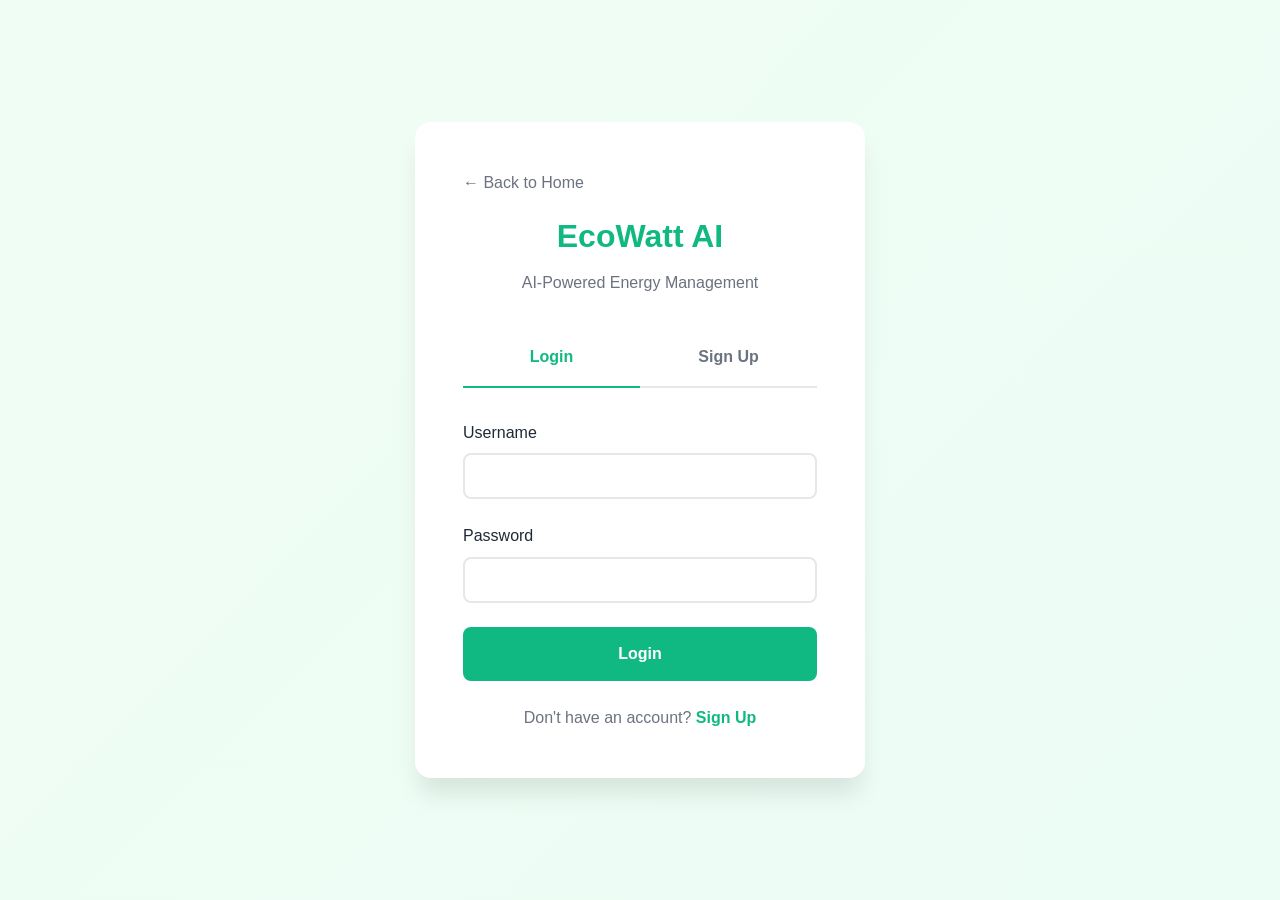
<file: frontend/settings.html>
<!DOCTYPE html>
<html lang="en">
<head>
    <meta charset="UTF-8">
    <meta name="viewport" content="width=device-width, initial-scale=1.0">
    <title>Settings - EcoWatt AI</title>
    <link rel="stylesheet" href="css/style.css">
    <link rel="stylesheet" href="css/dashboard.css">
    <link rel="stylesheet" href="css/responsive.css">
</head>
<body>
    <!-- Navigation -->
    <nav class="navbar dashboard-nav">
        <div class="container">
            <div class="nav-brand">
                <h1>EcoWatt AI</h1>
                <span class="tagline">Settings</span>
            </div>
            <ul class="nav-menu">
                <li><a href="dashboard.html">Dashboard</a></li>
                <li><a href="analysis.html">Analysis</a></li>
                <li><a href="reports.html">Reports</a></li>
                <li><a href="chatbot.html">AI Chatbot</a></li>
                <li><a href="settings.html" class="active">Settings</a></li>
                <li><a href="#" id="logoutBtn" class="btn btn-outline">Logout</a></li>
            </ul>
            <div class="hamburger">
                <span></span>
                <span></span>
                <span></span>
            </div>
        </div>
    </nav>

    <!-- Main Content -->
    <main class="dashboard-main">
        <div class="container">
            <!-- Settings Header -->
            <div class="dashboard-header">
                <div>
                    <h1>Settings</h1>
                    <p>Manage your account and application preferences</p>
                </div>
                <div class="dashboard-actions">
                    <button id="saveSettingsBtn" class="btn btn-primary">Save Changes</button>
                </div>
            </div>

            <!-- Settings Sections -->
            <div class="settings-grid">
                <!-- Profile Settings -->
                <div class="card">
                    <div class="card-header">
                        <h3>👤 Profile Settings</h3>
                    </div>
                    <div class="card-content">
                        <form id="profileForm" class="settings-form">
                            <div class="form-group">
                                <label for="username">Username</label>
                                <input type="text" id="username" name="username" disabled>
                                <small class="form-text">Username cannot be changed</small>
                            </div>
                            <div class="form-group">
                                <label for="email">Email</label>
                                <input type="email" id="email" name="email" disabled>
                                <small class="form-text">Email cannot be changed</small>
                            </div>
                            <div class="form-group">
                                <label for="fullName">Full Name</label>
                                <input type="text" id="fullName" name="fullName">
                            </div>
                            <div class="form-group">
                                <label for="phone">Phone</label>
                                <input type="tel" id="phone" name="phone">
                            </div>
                            <div class="form-group">
                                <label for="address">Address</label>
                                <textarea id="address" name="address" rows="3"></textarea>
                            </div>
                        </form>
                    </div>
                </div>

                <!-- Energy Settings -->
                <div class="card">
                    <div class="card-header">
                        <h3>⚡ Energy Settings</h3>
                    </div>
                    <div class="card-content">
                        <form id="energyForm" class="settings-form">
                            <div class="form-group">
                                <label for="electricityRate">Electricity Rate (₹/kWh)</label>
                                <input type="number" id="electricityRate" name="electricityRate" step="0.01" min="0">
                                <small class="form-text">Your electricity rate per kilowatt-hour</small>
                            </div>
                            <div class="form-group">
                                <label for="currency">Currency Symbol</label>
                                <input type="text" id="currency" name="currency" maxlength="3">
                                <small class="form-text">Currency symbol for display</small>
                            </div>
                            <div class="form-group">
                                <label for="carbonFactor">Carbon Factor (kg CO2/kWh)</label>
                                <input type="number" id="carbonFactor" name="carbonFactor" step="0.01" min="0">
                                <small class="form-text">CO2 emissions per kWh for carbon footprint calculation</small>
                            </div>
                        </form>
                    </div>
                </div>

                <!-- Appearance Settings -->
                <div class="card">
                    <div class="card-header">
                        <h3>🎨 Appearance</h3>
                    </div>
                    <div class="card-content">
                        <form id="appearanceForm" class="settings-form">
                            <div class="form-group">
                                <label for="theme">Theme</label>
                                <select id="theme" name="theme">
                                    <option value="light">Light</option>
                                    <option value="dark">Dark</option>
                                    <option value="auto">Auto (System)</option>
                                </select>
                                <small class="form-text">Choose your preferred theme</small>
                            </div>
                        </form>
                    </div>
                </div>

                <!-- Notification Settings -->
                <div class="card">
                    <div class="card-header">
                        <h3>🔔 Notifications</h3>
                    </div>
                    <div class="card-content">
                        <form id="notificationForm" class="settings-form">
                            <div class="form-group checkbox-group">
                                <label class="checkbox-label">
                                    <input type="checkbox" id="notificationsEnabled" name="notificationsEnabled">
                                    <span>Enable Notifications</span>
                                </label>
                                <small class="form-text">Receive in-app notifications for alerts and updates</small>
                            </div>
                            <div class="form-group checkbox-group">
                                <label class="checkbox-label">
                                    <input type="checkbox" id="emailAlerts" name="emailAlerts">
                                    <span>Email Alerts</span>
                                </label>
                                <small class="form-text">Receive energy alerts via email</small>
                            </div>
                            <div class="form-group checkbox-group">
                                <label class="checkbox-label">
                                    <input type="checkbox" id="smsAlerts" name="smsAlerts">
                                    <span>SMS Alerts</span>
                                </label>
                                <small class="form-text">Receive critical alerts via SMS</small>
                            </div>
                        </form>
                    </div>
                </div>

                <!-- Danger Zone -->
                <div class="card danger-zone">
                    <div class="card-header">
                        <h3>⚠️ Danger Zone</h3>
                    </div>
                    <div class="card-content">
                        <p class="warning-text">These actions are irreversible. Please be careful.</p>
                        <div class="danger-actions">
                            <button id="clearDataBtn" class="btn btn-outline btn-danger">Clear All Data</button>
                            <button id="deleteAccountBtn" class="btn btn-outline btn-danger">Delete Account</button>
                        </div>
                    </div>
                </div>
            </div>
        </div>
    </main>

    <!-- Loading Overlay -->
    <div class="loading-overlay" id="loadingOverlay">
        <div class="loading-spinner"></div>
        <p>Saving...</p>
    </div>

    <style>
        .settings-grid {
            display: grid;
            grid-template-columns: repeat(auto-fit, minmax(400px, 1fr));
            gap: 1.5rem;
        }

        .settings-form {
            display: flex;
            flex-direction: column;
            gap: 1.5rem;
        }

        .form-group {
            display: flex;
            flex-direction: column;
            gap: 0.5rem;
        }

        .form-group label {
            font-weight: 500;
            color: var(--text-dark);
        }

        .form-group input,
        .form-group select,
        .form-group textarea {
            padding: 0.75rem 1rem;
            border: 2px solid var(--border-color);
            border-radius: 8px;
            font-size: 1rem;
            font-family: inherit;
        }

        .form-group input:focus,
        .form-group select:focus,
        .form-group textarea:focus {
            outline: none;
            border-color: var(--primary-color);
        }

        .form-group input:disabled {
            background: var(--bg-light);
            cursor: not-allowed;
        }

        .form-text {
            font-size: 0.85rem;
            color: var(--text-light);
        }

        .checkbox-group {
            flex-direction: row;
            align-items: center;
            gap: 0.75rem;
        }

        .checkbox-label {
            display: flex;
            align-items: center;
            gap: 0.75rem;
            cursor: pointer;
        }

        .checkbox-label input[type="checkbox"] {
            width: 18px;
            height: 18px;
            cursor: pointer;
        }

        .danger-zone {
            border: 2px solid #ef4444;
        }

        .danger-zone .card-header h3 {
            color: #ef4444;
        }

        .warning-text {
            color: #ef4444;
            margin-bottom: 1rem;
            font-weight: 500;
        }

        .danger-actions {
            display: flex;
            gap: 1rem;
        }

        .btn-danger {
            border-color: #ef4444;
            color: #ef4444;
        }

        .btn-danger:hover {
            background: #ef4444;
            color: white;
        }

        @media (max-width: 768px) {
            .settings-grid {
                grid-template-columns: 1fr;
            }

            .danger-actions {
                flex-direction: column;
            }

            .danger-actions .btn {
                width: 100%;
            }
        }
    </style>

    <script type="module" src="js/api.js"></script>
    <script type="module" src="js/settings.js"></script>
</body>
</html>
</file>
<file: frontend/css/style.css>
/* EcoWatt AI - Main Styles */

:root {
    --primary-color: #10b981;
    --primary-dark: #059669;
    --secondary-color: #3b82f6;
    --accent-color: #f59e0b;
    --text-dark: #1f2937;
    --text-light: #6b7280;
    --bg-light: #f9fafb;
    --bg-white: #ffffff;
    --border-color: #e5e7eb;
    --shadow-sm: 0 1px 2px 0 rgba(0, 0, 0, 0.05);
    --shadow-md: 0 4px 6px -1px rgba(0, 0, 0, 0.1);
    --shadow-lg: 0 10px 15px -3px rgba(0, 0, 0, 0.1);
    --shadow-xl: 0 20px 25px -5px rgba(0, 0, 0, 0.1);
    --transition: all 0.3s ease;
}

* {
    margin: 0;
    padding: 0;
    box-sizing: border-box;
}

body {
    font-family: -apple-system, BlinkMacSystemFont, 'Segoe UI', Roboto, Oxygen, Ubuntu, Cantarell, sans-serif;
    line-height: 1.6;
    color: var(--text-dark);
    background-color: var(--bg-white);
}

.container {
    max-width: 1200px;
    margin: 0 auto;
    padding: 0 20px;
}

/* Navigation */
.navbar {
    background: var(--bg-white);
    box-shadow: var(--shadow-sm);
    position: fixed;
    top: 0;
    width: 100%;
    z-index: 1000;
    padding: 1rem 0;
}

.navbar .container {
    display: flex;
    justify-content: space-between;
    align-items: center;
}

.nav-brand h1 {
    font-size: 1.5rem;
    color: var(--primary-color);
    font-weight: 700;
}

.nav-brand .tagline {
    font-size: 0.8rem;
    color: var(--text-light);
    display: block;
}

.nav-menu {
    display: flex;
    list-style: none;
    align-items: center;
    gap: 2rem;
}

.nav-menu a {
    text-decoration: none;
    color: var(--text-dark);
    font-weight: 500;
    transition: var(--transition);
}

.nav-menu a:hover {
    color: var(--primary-color);
}

.hamburger {
    display: none;
    flex-direction: column;
    cursor: pointer;
    gap: 4px;
}

.hamburger span {
    width: 25px;
    height: 3px;
    background: var(--text-dark);
    transition: var(--transition);
}

/* Buttons */
.btn {
    display: inline-block;
    padding: 0.75rem 1.5rem;
    border-radius: 8px;
    text-decoration: none;
    font-weight: 600;
    transition: var(--transition);
    border: 2px solid transparent;
    cursor: pointer;
}

.btn-primary {
    background: var(--primary-color);
    color: white;
}

.btn-primary:hover {
    background: var(--primary-dark);
    transform: translateY(-2px);
    box-shadow: var(--shadow-md);
}

.btn-outline {
    border-color: var(--primary-color);
    color: var(--primary-color);
    background: transparent;
}

.btn-outline:hover {
    background: var(--primary-color);
    color: white;
}

.btn-large {
    padding: 1rem 2rem;
    font-size: 1.1rem;
}

/* Hero Section */
.hero {
    padding: 8rem 0 4rem;
    background: linear-gradient(135deg, #f0fdf4 0%, #ecfdf5 100%);
    min-height: 100vh;
    display: flex;
    align-items: center;
}

.hero .container {
    display: grid;
    grid-template-columns: 1fr 1fr;
    gap: 4rem;
    align-items: center;
}

.hero-title {
    font-size: 3rem;
    font-weight: 800;
    line-height: 1.2;
    margin-bottom: 1.5rem;
    color: var(--text-dark);
}

.hero-subtitle {
    font-size: 1.2rem;
    color: var(--text-light);
    margin-bottom: 2rem;
    line-height: 1.8;
}

.hero-buttons {
    display: flex;
    gap: 1rem;
    margin-bottom: 3rem;
}

.hero-stats {
    display: flex;
    gap: 3rem;
}

.stat {
    text-align: center;
}

.stat-number {
    display: block;
    font-size: 2rem;
    font-weight: 700;
    color: var(--primary-color);
}

.stat-label {
    font-size: 0.9rem;
    color: var(--text-light);
}

.hero-dashboard-preview {
    display: grid;
    grid-template-columns: repeat(2, 1fr);
    gap: 1rem;
}

.dashboard-card {
    background: white;
    padding: 1.5rem;
    border-radius: 12px;
    box-shadow: var(--shadow-lg);
}

.dashboard-card:first-child {
    grid-column: span 2;
}

.card-header {
    display: flex;
    justify-content: space-between;
    align-items: center;
    margin-bottom: 1rem;
}

.card-header h3 {
    font-size: 0.9rem;
    color: var(--text-light);
}

.card-value {
    font-size: 1.5rem;
    font-weight: 700;
    color: var(--text-dark);
}

.card-value.score {
    color: var(--primary-color);
}

.card-value.savings {
    color: var(--accent-color);
}

.card-chart {
    height: 100px;
    background: linear-gradient(90deg, var(--primary-color) 0%, var(--secondary-color) 100%);
    border-radius: 8px;
    opacity: 0.2;
}

.card-progress {
    height: 8px;
    background: var(--bg-light);
    border-radius: 4px;
    overflow: hidden;
}

.progress-bar {
    height: 100%;
    background: linear-gradient(90deg, var(--primary-color), var(--secondary-color));
    border-radius: 4px;
    transition: var(--transition);
}

.card-trend {
    font-size: 0.9rem;
    font-weight: 600;
}

.card-trend.positive {
    color: var(--primary-color);
}

/* Features Section */
.features {
    padding: 6rem 0;
    background: var(--bg-white);
}

.section-header {
    text-align: center;
    margin-bottom: 4rem;
}

.section-header h2 {
    font-size: 2.5rem;
    font-weight: 700;
    margin-bottom: 1rem;
    color: var(--text-dark);
}

.section-header p {
    font-size: 1.1rem;
    color: var(--text-light);
}

.features-grid {
    display: grid;
    grid-template-columns: repeat(auto-fit, minmax(300px, 1fr));
    gap: 2rem;
}

.feature-card {
    background: var(--bg-light);
    padding: 2rem;
    border-radius: 12px;
    transition: var(--transition);
}

.feature-card:hover {
    transform: translateY(-5px);
    box-shadow: var(--shadow-lg);
}

.feature-icon {
    font-size: 3rem;
    margin-bottom: 1rem;
}

.feature-card h3 {
    font-size: 1.3rem;
    margin-bottom: 0.75rem;
    color: var(--text-dark);
}

.feature-card p {
    color: var(--text-light);
    line-height: 1.6;
}

/* Benefits Section */
.benefits {
    padding: 6rem 0;
    background: linear-gradient(135deg, #ecfdf5 0%, #f0fdf4 100%);
}

.benefits-list {
    max-width: 800px;
    margin: 0 auto;
}

.benefit-item {
    display: flex;
    gap: 2rem;
    margin-bottom: 3rem;
    align-items: flex-start;
}

.benefit-number {
    font-size: 3rem;
    font-weight: 800;
    color: var(--primary-color);
    opacity: 0.3;
    min-width: 80px;
}

.benefit-content h3 {
    font-size: 1.5rem;
    margin-bottom: 0.5rem;
    color: var(--text-dark);
}

.benefit-content p {
    color: var(--text-light);
    line-height: 1.6;
}

/* How It Works Section */
.how-it-works {
    padding: 6rem 0;
    background: var(--bg-white);
}

.steps {
    display: flex;
    justify-content: space-between;
    align-items: center;
    max-width: 1000px;
    margin: 0 auto;
    position: relative;
}

.step {
    text-align: center;
    flex: 1;
}

.step-number {
    width: 60px;
    height: 60px;
    background: var(--primary-color);
    color: white;
    border-radius: 50%;
    display: flex;
    align-items: center;
    justify-content: center;
    font-size: 1.5rem;
    font-weight: 700;
    margin: 0 auto 1rem;
}

.step-content h3 {
    font-size: 1.2rem;
    margin-bottom: 0.5rem;
    color: var(--text-dark);
}

.step-content p {
    color: var(--text-light);
    font-size: 0.9rem;
}

.step-connector {
    flex: 1;
    height: 2px;
    background: var(--border-color);
    margin: 0 1rem;
    position: relative;
    top: -30px;
}

/* AI Features Section */
.ai-features {
    padding: 6rem 0;
    background: linear-gradient(135deg, #1e3a8a 0%, #1e40af 100%);
    color: white;
}

.ai-features .section-header h2,
.ai-features .section-header p {
    color: white;
}

.ai-grid {
    display: grid;
    grid-template-columns: repeat(auto-fit, minmax(250px, 1fr));
    gap: 2rem;
}

.ai-feature {
    background: rgba(255, 255, 255, 0.1);
    padding: 2rem;
    border-radius: 12px;
    backdrop-filter: blur(10px);
}

.ai-feature h3 {
    font-size: 1.3rem;
    margin-bottom: 0.75rem;
}

.ai-feature p {
    opacity: 0.9;
    line-height: 1.6;
}

/* Testimonials Section */
.testimonials {
    padding: 6rem 0;
    background: var(--bg-light);
}

.testimonials-grid {
    display: grid;
    grid-template-columns: repeat(auto-fit, minmax(300px, 1fr));
    gap: 2rem;
}

.testimonial-card {
    background: white;
    padding: 2rem;
    border-radius: 12px;
    box-shadow: var(--shadow-md);
}

.testimonial-content {
    margin-bottom: 1.5rem;
}

.testimonial-content p {
    color: var(--text-light);
    line-height: 1.6;
    font-style: italic;
}

.testimonial-author {
    display: flex;
    gap: 1rem;
    align-items: center;
}

.author-avatar {
    width: 50px;
    height: 50px;
    background: var(--primary-color);
    color: white;
    border-radius: 50%;
    display: flex;
    align-items: center;
    justify-content: center;
    font-weight: 700;
}

.author-info h4 {
    font-size: 1rem;
    color: var(--text-dark);
}

.author-info span {
    font-size: 0.85rem;
    color: var(--text-light);
}

/* Pricing Section */
.pricing {
    padding: 6rem 0;
    background: var(--bg-white);
}

.pricing-grid {
    display: grid;
    grid-template-columns: repeat(auto-fit, minmax(300px, 1fr));
    gap: 2rem;
    max-width: 1000px;
    margin: 0 auto;
}

.pricing-card {
    background: var(--bg-light);
    padding: 2rem;
    border-radius: 12px;
    position: relative;
    transition: var(--transition);
}

.pricing-card:hover {
    transform: translateY(-5px);
    box-shadow: var(--shadow-lg);
}

.pricing-card.featured {
    background: white;
    box-shadow: var(--shadow-xl);
    border: 2px solid var(--primary-color);
}

.pricing-badge {
    position: absolute;
    top: -12px;
    left: 50%;
    transform: translateX(-50%);
    background: var(--primary-color);
    color: white;
    padding: 0.25rem 1rem;
    border-radius: 20px;
    font-size: 0.85rem;
    font-weight: 600;
}

.pricing-header {
    text-align: center;
    margin-bottom: 2rem;
}

.pricing-header h3 {
    font-size: 1.5rem;
    margin-bottom: 0.5rem;
    color: var(--text-dark);
}

.price {
    font-size: 2.5rem;
    font-weight: 700;
    color: var(--primary-color);
}

.price span {
    font-size: 1rem;
    color: var(--text-light);
    font-weight: 400;
}

.pricing-features {
    list-style: none;
    margin-bottom: 2rem;
}

.pricing-features li {
    padding: 0.5rem 0;
    color: var(--text-light);
}

.pricing-features li:first-child {
    font-weight: 600;
    color: var(--text-dark);
}

.pricing-card .btn {
    width: 100%;
    text-align: center;
}

/* FAQ Section */
.faq {
    padding: 6rem 0;
    background: var(--bg-light);
}

.faq-list {
    max-width: 800px;
    margin: 0 auto;
}

.faq-item {
    background: white;
    padding: 1.5rem;
    border-radius: 8px;
    margin-bottom: 1rem;
    cursor: pointer;
    transition: var(--transition);
}

.faq-item:hover {
    box-shadow: var(--shadow-md);
}

.faq-question {
    display: flex;
    justify-content: space-between;
    align-items: center;
}

.faq-question h3 {
    font-size: 1.1rem;
    color: var(--text-dark);
}

.faq-icon {
    font-size: 1.5rem;
    color: var(--primary-color);
    font-weight: 700;
}

.faq-answer {
    max-height: 0;
    overflow: hidden;
    transition: max-height 0.3s ease;
}

.faq-answer p {
    color: var(--text-light);
    line-height: 1.6;
    margin-top: 1rem;
}

.faq-item.active .faq-answer {
    max-height: 200px;
}

.faq-item.active .faq-icon {
    transform: rotate(45deg);
}

/* Footer */
.footer {
    background: var(--text-dark);
    color: white;
    padding: 4rem 0 2rem;
}

.footer-content {
    display: grid;
    grid-template-columns: repeat(auto-fit, minmax(200px, 1fr));
    gap: 3rem;
    margin-bottom: 3rem;
}

.footer-section h3,
.footer-section h4 {
    margin-bottom: 1rem;
}

.footer-section p {
    color: rgba(255, 255, 255, 0.7);
    line-height: 1.6;
}

.footer-section ul {
    list-style: none;
}

.footer-section ul li {
    margin-bottom: 0.5rem;
}

.footer-section a {
    color: rgba(255, 255, 255, 0.7);
    text-decoration: none;
    transition: var(--transition);
}

.footer-section a:hover {
    color: white;
}

.footer-bottom {
    text-align: center;
    padding-top: 2rem;
    border-top: 1px solid rgba(255, 255, 255, 0.1);
    color: rgba(255, 255, 255, 0.5);
}

/* Responsive Design */
@media (max-width: 768px) {
    .nav-menu {
        display: none;
    }
    
    .hamburger {
        display: flex;
    }
    
    .hero .container {
        grid-template-columns: 1fr;
        text-align: center;
    }
    
    .hero-title {
        font-size: 2rem;
    }
    
    .hero-buttons {
        justify-content: center;
    }
    
    .hero-stats {
        justify-content: center;
    }
    
    .hero-dashboard-preview {
        display: none;
    }
    
    .steps {
        flex-direction: column;
    }
    
    .step-connector {
        display: none;
    }
    
    .benefit-item {
        flex-direction: column;
        text-align: center;
    }
    
    .benefit-number {
        margin: 0 auto;
    }
}
</file>
<file: frontend/css/responsive.css>
/* EcoWatt AI - Responsive CSS & Dark Mode */

/* Dark Mode Variables */
:root {
    --bg-dark: #1f2937;
    --bg-dark-light: #374151;
    --text-dark-light: #e5e7eb;
    --border-dark: #4b5563;
}

/* Dark Mode */
body.dark-theme {
    background-color: var(--bg-dark);
    color: var(--text-dark-light);
}

body.dark-theme .navbar {
    background: var(--bg-dark-light);
    box-shadow: 0 1px 2px 0 rgba(0, 0, 0, 0.3);
}

body.dark-theme .nav-menu a {
    color: var(--text-dark-light);
}

body.dark-theme .nav-menu a:hover {
    color: var(--primary-color);
}

body.dark-theme .hero {
    background: linear-gradient(135deg, #1f2937 0%, #374151 100%);
}

body.dark-theme .hero-title,
body.dark-theme .hero-subtitle {
    color: var(--text-dark-light);
}

body.dark-theme .dashboard-card,
body.dark-theme .stat-card,
body.dark-theme .feature-card,
body.dark-theme .card,
body.dark-theme .chart-card {
    background: var(--bg-dark-light);
    box-shadow: 0 4px 6px -1px rgba(0, 0, 0, 0.3);
}

body.dark-theme .card-header h3,
body.dark-theme .stat-content h3,
body.dark-theme .feature-card h3,
body.dark-theme .chart-header h3 {
    color: var(--text-dark-light);
}

body.dark-theme .stat-value,
body.dark-theme .card-value {
    color: var(--text-dark-light);
}

body.dark-theme .stat-label,
body.dark-theme .stat-change,
body.dark-theme .stat-confidence,
body.dark-theme .feature-card p,
body.dark-theme .testimonial-content p,
body.dark-theme .form-text {
    color: #9ca3af;
}

body.dark-theme .form-group input,
body.dark-theme .form-group select,
body.dark-theme .form-group textarea,
body.dark-theme .chat-input {
    background: var(--bg-dark);
    border-color: var(--border-dark);
    color: var(--text-dark-light);
}

body.dark-theme .form-group input:focus,
body.dark-theme .form-group select:focus,
body.dark-theme .form-group textarea:focus,
body.dark-theme .chat-input:focus {
    border-color: var(--primary-color);
}

body.dark-theme .form-group input:disabled {
    background: var(--bg-dark);
}

body.dark-theme .alert-item,
body.dark-theme .recommendation-item {
    background: rgba(255, 255, 255, 0.05);
}

body.dark-theme .message.bot {
    background: var(--bg-dark-light);
    color: var(--text-dark-light);
}

body.dark-theme .quick-question {
    background: var(--bg-dark);
    color: var(--text-dark-light);
}

body.dark-theme .quick-question:hover {
    background: var(--primary-color);
    color: white;
}

body.dark-theme .typing-indicator {
    background: var(--bg-dark-light);
}

body.dark-theme .data-table {
    background: var(--bg-dark-light);
}

body.dark-theme .data-table th,
body.dark-theme .data-table td {
    border-color: var(--border-dark);
    color: var(--text-dark-light);
}

body.dark-theme .data-table tbody tr:hover {
    background: rgba(255, 255, 255, 0.05);
}

body.dark-theme .time-range-btn {
    background: var(--bg-dark);
    border-color: var(--border-dark);
    color: var(--text-dark-light);
}

body.dark-theme .time-range-btn:hover {
    border-color: var(--primary-color);
}

body.dark-theme .time-range-btn.active {
    background: var(--primary-color);
    color: white;
    border-color: var(--primary-color);
}

body.dark-theme .appliance-item,
body.dark-theme .leak-item,
body.dark-theme .report-item {
    background: var(--bg-dark);
    border-color: var(--border-dark);
}

body.dark-theme .appliance-item h4,
body.dark-theme .leak-item h4,
body.dark-theme .report-item h4 {
    color: var(--text-dark-light);
}

body.dark-theme .appliance-detail span:last-child,
body.dark-theme .leak-details span {
    color: var(--text-dark-light);
}

body.dark-theme .summary-item {
    border-color: var(--border-dark);
}

body.dark-theme .summary-item span:last-child {
    color: var(--text-dark-light);
}

body.dark-theme .empty-state {
    color: #9ca3af;
}

body.dark-theme .activity-item {
    border-color: var(--border-dark);
}

body.dark-theme .activity-content p {
    color: var(--text-dark-light);
}

body.dark-theme .activity-icon {
    background: var(--bg-dark-light);
}

/* Responsive Design */

/* Extra Large Devices (1200px and up) */
@media (min-width: 1200px) {
    .container {
        max-width: 1200px;
    }
}

/* Large Devices (992px to 1199px) */
@media (max-width: 1199px) {
    .container {
        max-width: 960px;
        padding: 0 15px;
    }
    
    .hero-title {
        font-size: 2.5rem;
    }
    
    .stats-grid {
        grid-template-columns: repeat(2, 1fr);
    }
}

/* Medium Devices (768px to 991px) */
@media (max-width: 991px) {
    .container {
        max-width: 720px;
        padding: 0 15px;
    }
    
    .hero .container {
        grid-template-columns: 1fr;
        text-align: center;
    }
    
    .hero-title {
        font-size: 2rem;
    }
    
    .hero-buttons {
        justify-content: center;
    }
    
    .hero-stats {
        justify-content: center;
    }
    
    .hero-dashboard-preview {
        display: none;
    }
    
    .features-grid {
        grid-template-columns: repeat(2, 1fr);
    }
    
    .charts-section {
        grid-template-columns: 1fr;
    }
    
    .alerts-recommendations {
        grid-template-columns: 1fr;
    }
    
    .pricing-grid {
        grid-template-columns: 1fr;
        max-width: 400px;
        margin: 0 auto;
    }
    
    .chat-container {
        grid-template-columns: 1fr;
    }
    
    .chat-sidebar {
        display: none;
    }
    
    .settings-grid {
        grid-template-columns: 1fr;
    }
}

/* Small Devices (576px to 767px) */
@media (max-width: 767px) {
    .container {
        max-width: 540px;
        padding: 0 15px;
    }
    
    .navbar .container {
        flex-direction: column;
        gap: 1rem;
    }
    
    .nav-menu {
        display: none;
        flex-direction: column;
        position: absolute;
        top: 100%;
        left: 0;
        right: 0;
        background: white;
        padding: 1rem;
        box-shadow: 0 4px 6px -1px rgba(0, 0, 0, 0.1);
    }
    
    .nav-menu.active {
        display: flex;
    }
    
    .nav-menu li {
        width: 100%;
        text-align: center;
    }
    
    .hamburger {
        display: flex;
    }
    
    .hero {
        padding: 6rem 0 3rem;
    }
    
    .hero-title {
        font-size: 1.75rem;
    }
    
    .hero-subtitle {
        font-size: 1rem;
    }
    
    .hero-buttons {
        flex-direction: column;
        gap: 0.75rem;
    }
    
    .hero-buttons .btn {
        width: 100%;
        text-align: center;
    }
    
    .hero-stats {
        flex-direction: column;
        gap: 1.5rem;
    }
    
    .features-grid,
    .benefits-list,
    .steps,
    .ai-grid,
    .testimonials-grid {
        grid-template-columns: 1fr;
    }
    
    .step-connector {
        display: none;
    }
    
    .benefit-item {
        flex-direction: column;
        text-align: center;
    }
    
    .benefit-number {
        margin: 0 auto;
    }
    
    .stats-grid {
        grid-template-columns: 1fr;
    }
    
    .dashboard-header {
        flex-direction: column;
        align-items: flex-start;
        gap: 1rem;
    }
    
    .dashboard-actions {
        width: 100%;
        display: flex;
        gap: 0.75rem;
    }
    
    .dashboard-actions .btn {
        flex: 1;
    }
    
    .chart-header {
        flex-direction: column;
        align-items: flex-start;
        gap: 1rem;
    }
    
    .chart-controls {
        width: 100%;
        display: flex;
        flex-wrap: wrap;
        gap: 0.5rem;
    }
    
    .chart-controls button {
        flex: 1;
        min-width: 80px;
    }
    
    .table-responsive {
        overflow-x: auto;
    }
    
    .data-table {
        min-width: 600px;
    }
    
    .appliance-grid {
        grid-template-columns: 1fr;
    }
    
    .reports-grid {
        grid-template-columns: 1fr;
    }
    
    .report-item {
        flex-direction: column;
        align-items: flex-start;
    }
    
    .report-actions {
        width: 100%;
        display: flex;
        gap: 0.5rem;
        margin-top: 1rem;
    }
    
    .report-actions .btn {
        flex: 1;
    }
    
    .summary-grid {
        grid-template-columns: 1fr;
    }
    
    .danger-actions {
        flex-direction: column;
    }
    
    .danger-actions .btn {
        width: 100%;
    }
}

/* Extra Small Devices (575px and down) */
@media (max-width: 575px) {
    .container {
        max-width: 100%;
        padding: 0 10px;
    }
    
    .hero-title {
        font-size: 1.5rem;
    }
    
    .section-header h2 {
        font-size: 1.75rem;
    }
    
    .stat-card {
        padding: 1rem;
    }
    
    .stat-icon {
        width: 40px;
        height: 40px;
        font-size: 1.25rem;
    }
    
    .stat-value {
        font-size: 1.5rem;
    }
    
    .card {
        padding: 1rem;
    }
    
    .chart-card {
        padding: 1rem;
    }
    
    .chart-container {
        height: 250px;
    }
    
    .btn {
        padding: 0.6rem 1.2rem;
        font-size: 0.9rem;
    }
    
    .btn-large {
        padding: 0.8rem 1.5rem;
        font-size: 1rem;
    }
    
    .chat-main {
        height: 60vh;
    }
    
    .message {
        max-width: 85%;
    }
}

/* Landscape Orientation for Mobile */
@media (max-height: 500px) and (orientation: landscape) {
    .hero {
        padding: 3rem 0;
    }
    
    .hero-title {
        font-size: 1.5rem;
    }
    
    .hero-subtitle {
        font-size: 0.9rem;
    }
    
    .chat-main {
        height: 70vh;
    }
}

/* Print Styles */
@media print {
    .navbar,
    .dashboard-actions,
    .chat-sidebar,
    .loading-overlay,
    .btn,
    .hamburger {
        display: none !important;
    }
    
    .dashboard-main {
        padding: 0;
    }
    
    .card,
    .stat-card {
        break-inside: avoid;
        box-shadow: none;
        border: 1px solid #ddd;
    }
    
    body {
        background: white;
        color: black;
    }
}

/* High Contrast Mode */
@media (prefers-contrast: high) {
    .btn-primary {
        border: 2px solid black;
    }
    
    .btn-outline {
        border: 2px solid currentColor;
    }
    
    .card,
    .stat-card {
        border: 2px solid currentColor;
    }
}

/* Reduced Motion */
@media (prefers-reduced-motion: reduce) {
    * {
        animation-duration: 0.01ms !important;
        animation-iteration-count: 1 !important;
        transition-duration: 0.01ms !important;
    }
}
</file>
<file: frontend/css/dashboard.css>
/* EcoWatt AI - Dashboard Styles */

.dashboard-nav {
    background: white;
    box-shadow: 0 1px 2px 0 rgba(0, 0, 0, 0.05);
}

.dashboard-nav .nav-menu a.active {
    color: var(--primary-color);
}

.dashboard-main {
    padding: 2rem 0 4rem;
    background: var(--bg-light);
    min-height: 100vh;
}

.dashboard-header {
    display: flex;
    justify-content: space-between;
    align-items: center;
    margin-bottom: 2rem;
}

.dashboard-header h1 {
    font-size: 2rem;
    font-weight: 700;
    color: var(--text-dark);
    margin-bottom: 0.5rem;
}

.dashboard-header p {
    color: var(--text-light);
}

.dashboard-actions {
    display: flex;
    gap: 1rem;
}

/* Upload card */
.upload-card {
    border-left: 4px solid var(--primary-color);
    background: linear-gradient(135deg, #f0fdf4, #ffffff);
}

.upload-help {
    color: var(--text-light);
    margin-bottom: 0.5rem;
}

.upload-button {
    margin-top: 0.5rem;
}

/* Stats Grid */
.stats-grid {
    display: grid;
    grid-template-columns: repeat(auto-fit, minmax(280px, 1fr));
    gap: 1.5rem;
    margin-bottom: 2rem;
}

.stat-card {
    background: white;
    padding: 1.5rem;
    border-radius: 12px;
    box-shadow: var(--shadow-sm);
    display: flex;
    gap: 1rem;
    transition: var(--transition);
}

.stat-card:hover {
    transform: translateY(-2px);
    box-shadow: var(--shadow-md);
}

.stat-icon {
    width: 50px;
    height: 50px;
    border-radius: 10px;
    display: flex;
    align-items: center;
    justify-content: center;
    font-size: 1.5rem;
    flex-shrink: 0;
}

.stat-icon.today {
    background: linear-gradient(135deg, #fef3c7, #fcd34d);
}

.stat-icon.monthly {
    background: linear-gradient(135deg, #dbeafe, #93c5fd);
}

.stat-icon.bill {
    background: linear-gradient(135deg, #d1fae5, #6ee7b7);
}

.stat-icon.predicted {
    background: linear-gradient(135deg, #fce7f3, #f9a8d4);
}

.stat-icon.carbon {
    background: linear-gradient(135deg, #dcfce7, #86efac);
}

.stat-icon.score {
    background: linear-gradient(135deg, #fef9c3, #fde047);
}

.stat-content h3 {
    font-size: 0.9rem;
    color: var(--text-light);
    margin-bottom: 0.25rem;
}

.stat-value {
    font-size: 1.75rem;
    font-weight: 700;
    color: var(--text-dark);
    margin-bottom: 0.25rem;
}

.stat-change {
    font-size: 0.85rem;
    color: var(--primary-color);
}

.stat-change.negative {
    color: #ef4444;
}

.stat-confidence {
    font-size: 0.85rem;
    color: var(--text-light);
}

.stat-label {
    font-size: 0.85rem;
    color: var(--text-light);
}

/* Charts Section */
.charts-section {
    display: grid;
    grid-template-columns: repeat(auto-fit, minmax(400px, 1fr));
    gap: 1.5rem;
    margin-bottom: 2rem;
}

.chart-card {
    background: white;
    padding: 1.5rem;
    border-radius: 12px;
    box-shadow: var(--shadow-sm);
}

.chart-header {
    display: flex;
    justify-content: space-between;
    align-items: center;
    margin-bottom: 1.5rem;
}

.chart-header h3 {
    font-size: 1.1rem;
    font-weight: 600;
    color: var(--text-dark);
}

.chart-controls {
    display: flex;
    gap: 0.5rem;
}

.chart-period {
    padding: 0.5rem 1rem;
    border: 1px solid var(--border-color);
    border-radius: 6px;
    background: white;
    cursor: pointer;
    font-size: 0.85rem;
    transition: var(--transition);
}

.chart-period:hover {
    border-color: var(--primary-color);
}

.chart-period.active {
    background: var(--primary-color);
    color: white;
    border-color: var(--primary-color);
}

.chart-container {
    height: 300px;
    position: relative;
}

/* Cards */
.card {
    background: white;
    padding: 1.5rem;
    border-radius: 12px;
    box-shadow: var(--shadow-sm);
    margin-bottom: 1.5rem;
}

.card-header {
    display: flex;
    justify-content: space-between;
    align-items: center;
    margin-bottom: 1rem;
}

.card-header h3 {
    font-size: 1.1rem;
    font-weight: 600;
    color: var(--text-dark);
}

.badge {
    background: var(--primary-color);
    color: white;
    padding: 0.25rem 0.75rem;
    border-radius: 20px;
    font-size: 0.85rem;
    font-weight: 600;
}

.card-content {
    min-height: 100px;
}

.card-footer {
    margin-top: 1rem;
    padding-top: 1rem;
    border-top: 1px solid var(--border-color);
}

/* Alerts and Recommendations */
.alerts-recommendations {
    display: grid;
    grid-template-columns: repeat(auto-fit, minmax(400px, 1fr));
    gap: 1.5rem;
    margin-bottom: 1.5rem;
}

.alert-item,
.recommendation-item {
    padding: 1rem;
    border-radius: 8px;
    margin-bottom: 0.75rem;
    border-left: 4px solid;
}

.alert-item {
    background: #fef2f2;
    border-color: #ef4444;
}

.alert-item.medium {
    background: #fffbeb;
    border-color: #f59e0b;
}

.alert-item.low {
    background: #f0fdf4;
    border-color: #22c55e;
}

.alert-item h4 {
    font-size: 0.95rem;
    font-weight: 600;
    margin-bottom: 0.25rem;
    color: var(--text-dark);
}

.alert-item p {
    font-size: 0.85rem;
    color: var(--text-light);
}

.recommendation-item {
    background: #f0fdf4;
    border-color: var(--primary-color);
}

.recommendation-item h4 {
    font-size: 0.95rem;
    font-weight: 600;
    margin-bottom: 0.25rem;
    color: var(--text-dark);
}

.recommendation-item p {
    font-size: 0.85rem;
    color: var(--text-light);
    margin-bottom: 0.5rem;
}

.recommendation-savings {
    font-size: 0.85rem;
    color: var(--primary-color);
    font-weight: 600;
}

/* Activity List */
.activity-list {
    max-height: 300px;
    overflow-y: auto;
}

.activity-item {
    display: flex;
    align-items: center;
    gap: 1rem;
    padding: 0.75rem 0;
    border-bottom: 1px solid var(--border-color);
}

.activity-item:last-child {
    border-bottom: none;
}

.activity-icon {
    width: 40px;
    height: 40px;
    border-radius: 50%;
    background: var(--bg-light);
    display: flex;
    align-items: center;
    justify-content: center;
    font-size: 1rem;
    flex-shrink: 0;
}

.activity-content {
    flex: 1;
}

.activity-content p {
    font-size: 0.9rem;
    color: var(--text-dark);
    margin-bottom: 0.25rem;
}

.activity-time {
    font-size: 0.8rem;
    color: var(--text-light);
}

/* Empty State */
.empty-state {
    text-align: center;
    padding: 2rem;
    color: var(--text-light);
}

/* Buttons */
.btn-sm {
    padding: 0.5rem 1rem;
    font-size: 0.85rem;
}

/* Loading Overlay */
.loading-overlay {
    position: fixed;
    top: 0;
    left: 0;
    width: 100%;
    height: 100%;
    background: rgba(255, 255, 255, 0.9);
    display: none;
    align-items: center;
    justify-content: center;
    flex-direction: column;
    z-index: 9999;
}

.loading-overlay.active {
    display: flex;
}

.loading-overlay .loading-spinner {
    border: 3px solid var(--border-color);
    border-top-color: var(--primary-color);
    border-radius: 50%;
    width: 40px;
    height: 40px;
    animation: spin 1s linear infinite;
    margin-bottom: 1rem;
}

@keyframes spin {
    to { transform: rotate(360deg); }
}

/* Responsive */
@media (max-width: 768px) {
    .dashboard-header {
        flex-direction: column;
        align-items: flex-start;
        gap: 1rem;
    }
    
    .dashboard-actions {
        width: 100%;
    }
    
    .dashboard-actions .btn {
        flex: 1;
    }
    
    .stats-grid {
        grid-template-columns: 1fr;
    }
    
    .charts-section {
        grid-template-columns: 1fr;
    }
    
    .alerts-recommendations {
        grid-template-columns: 1fr;
    }
}
</file>
